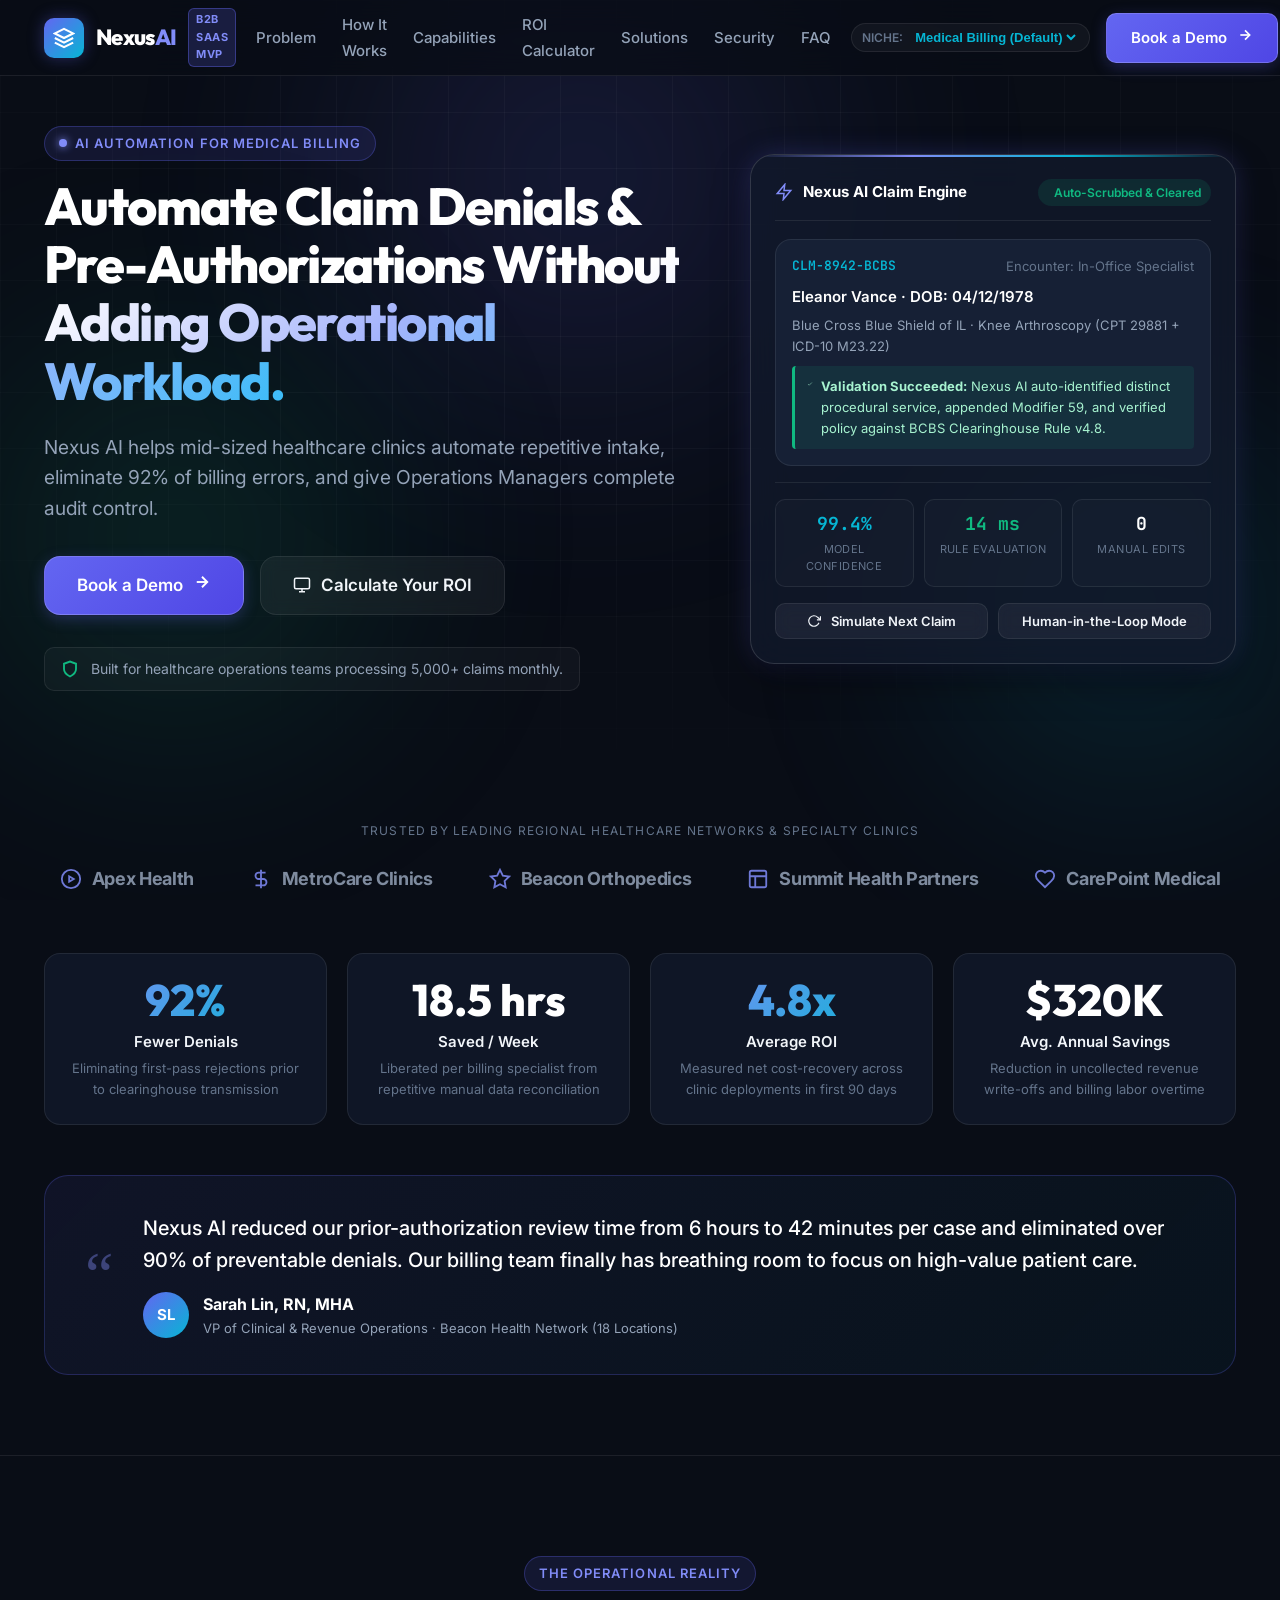
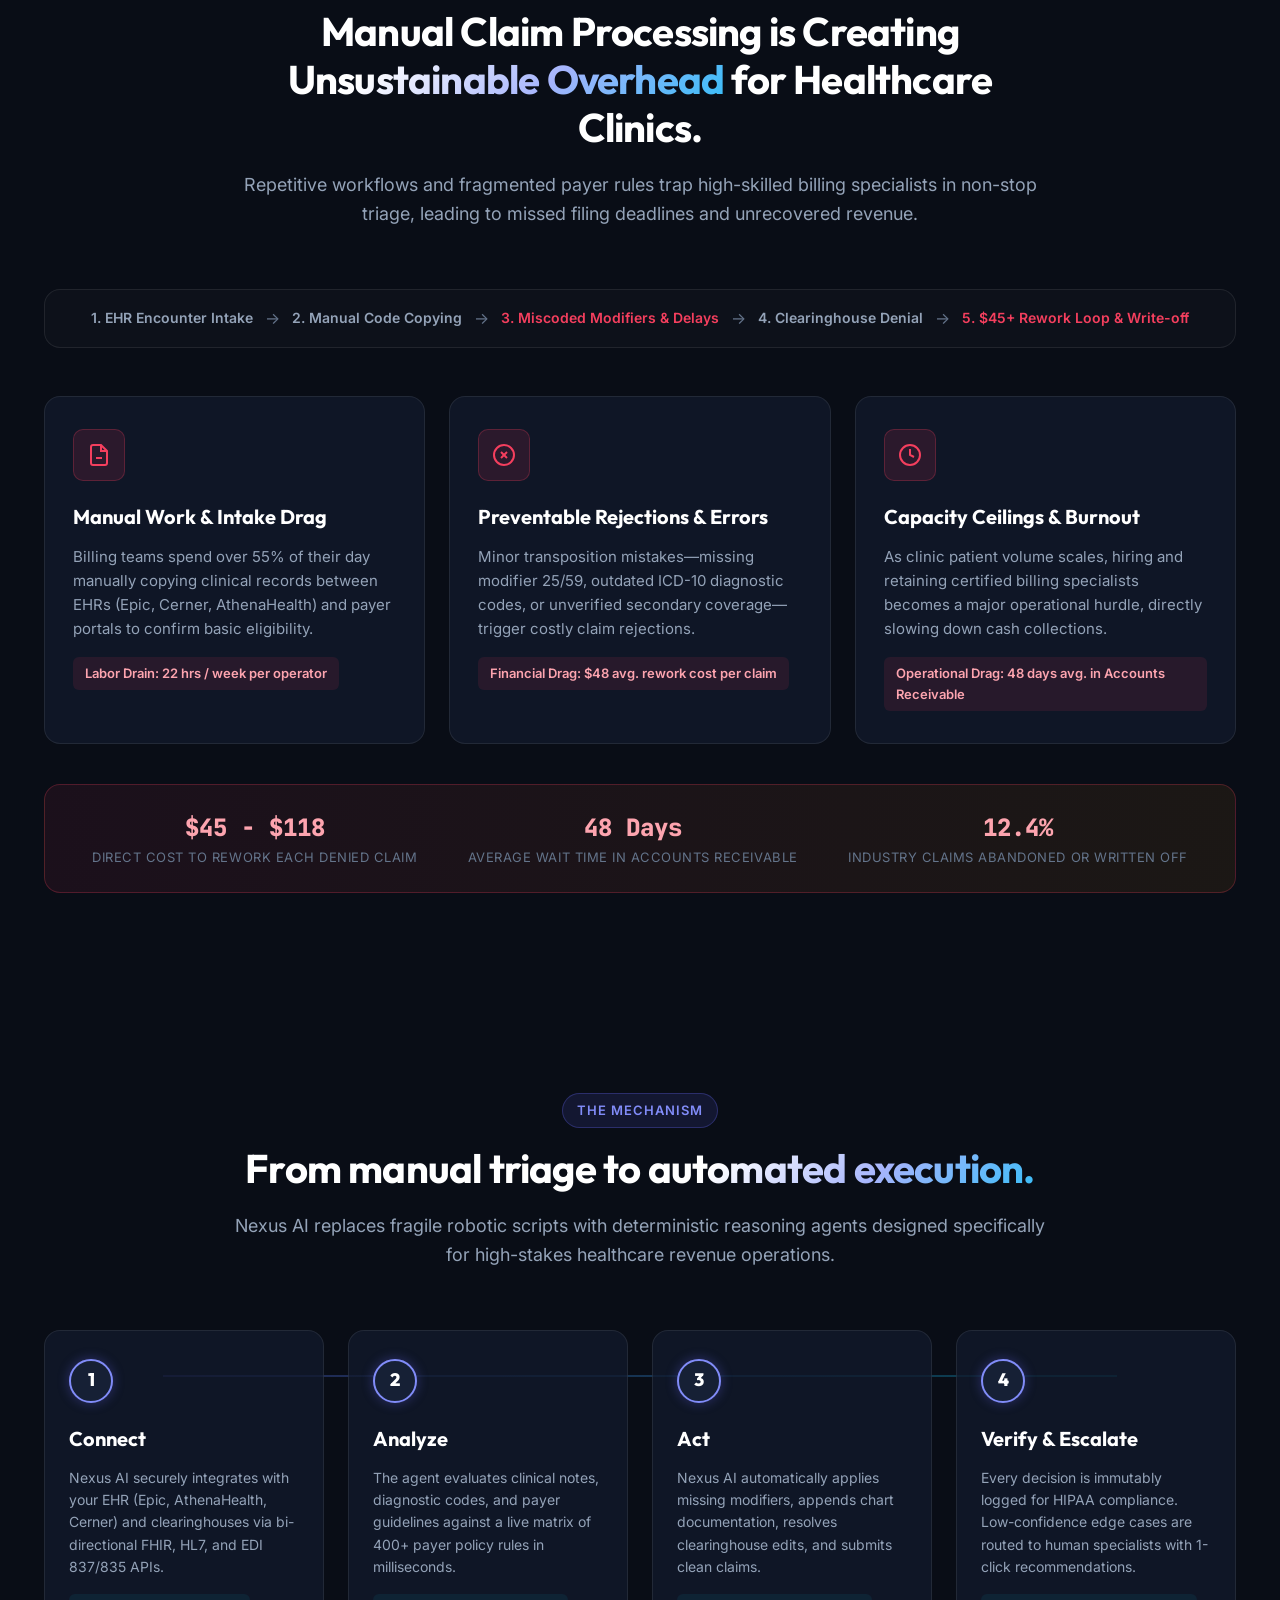
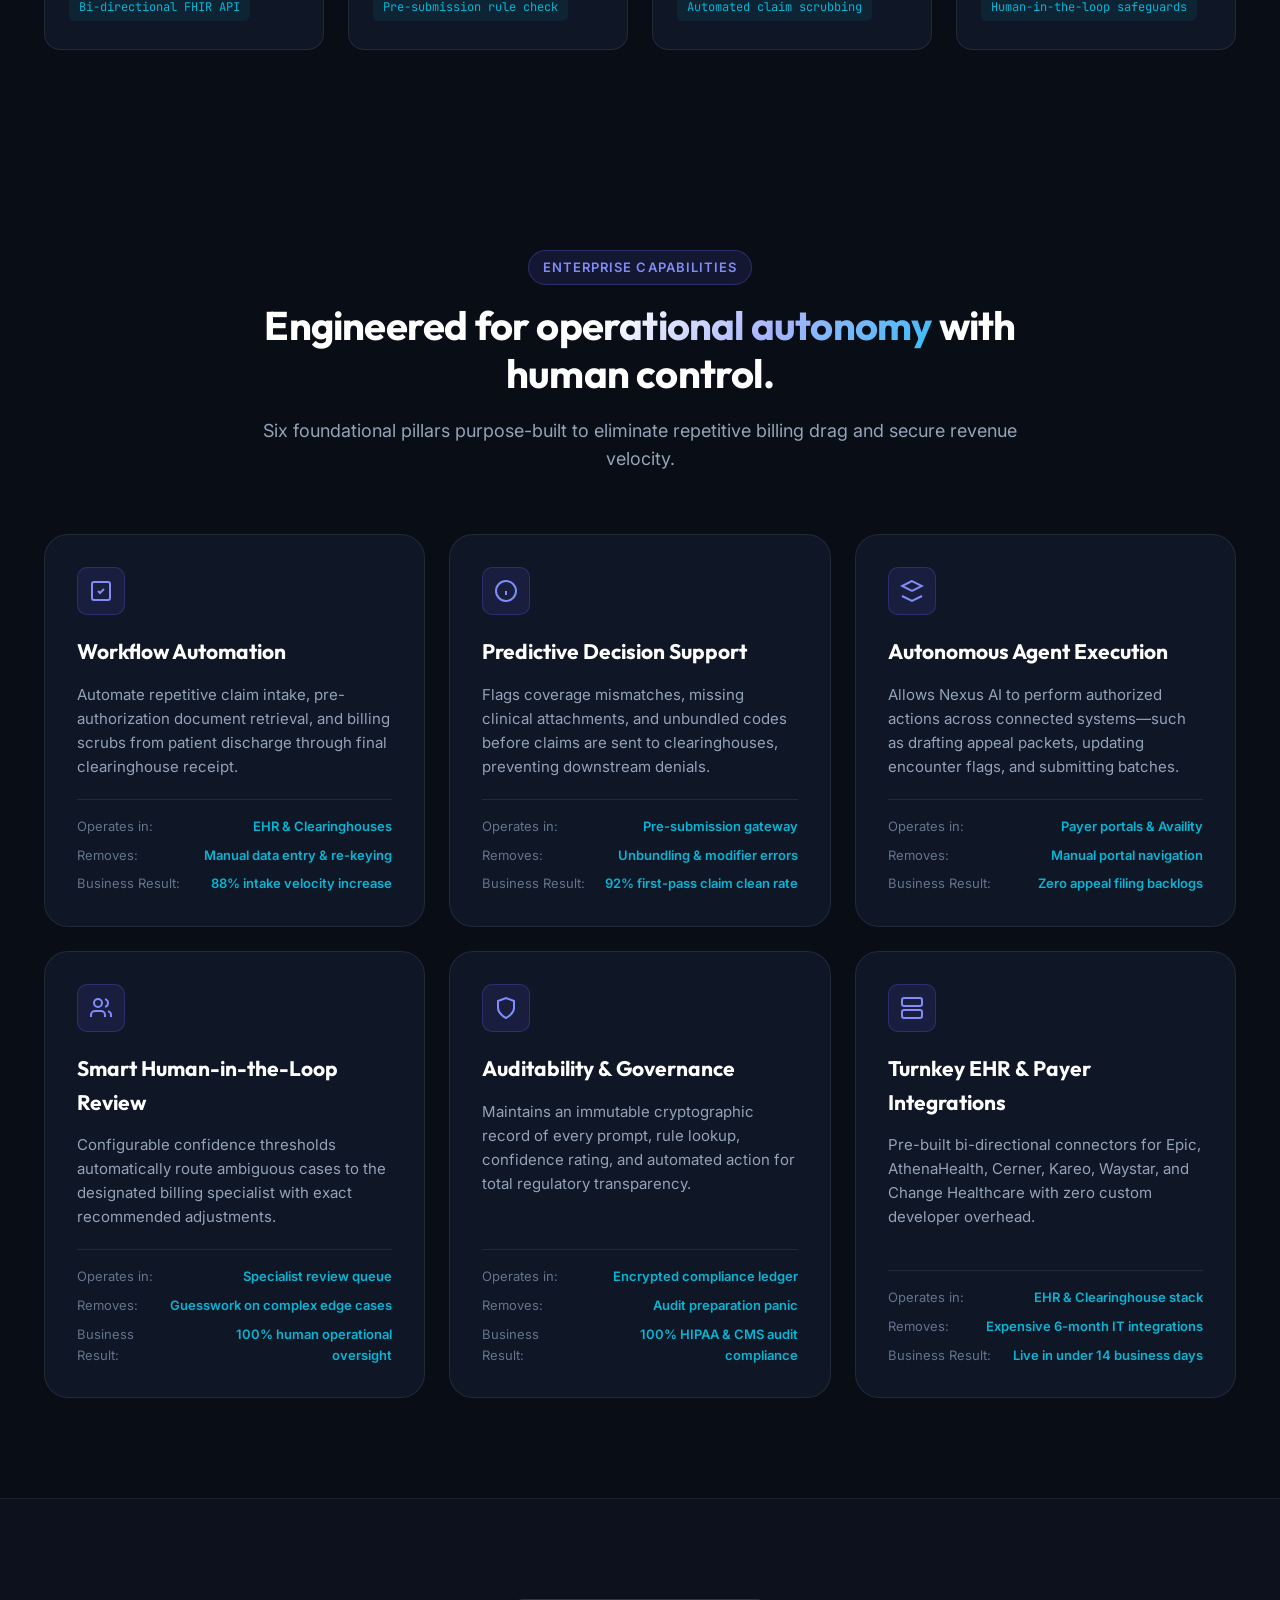
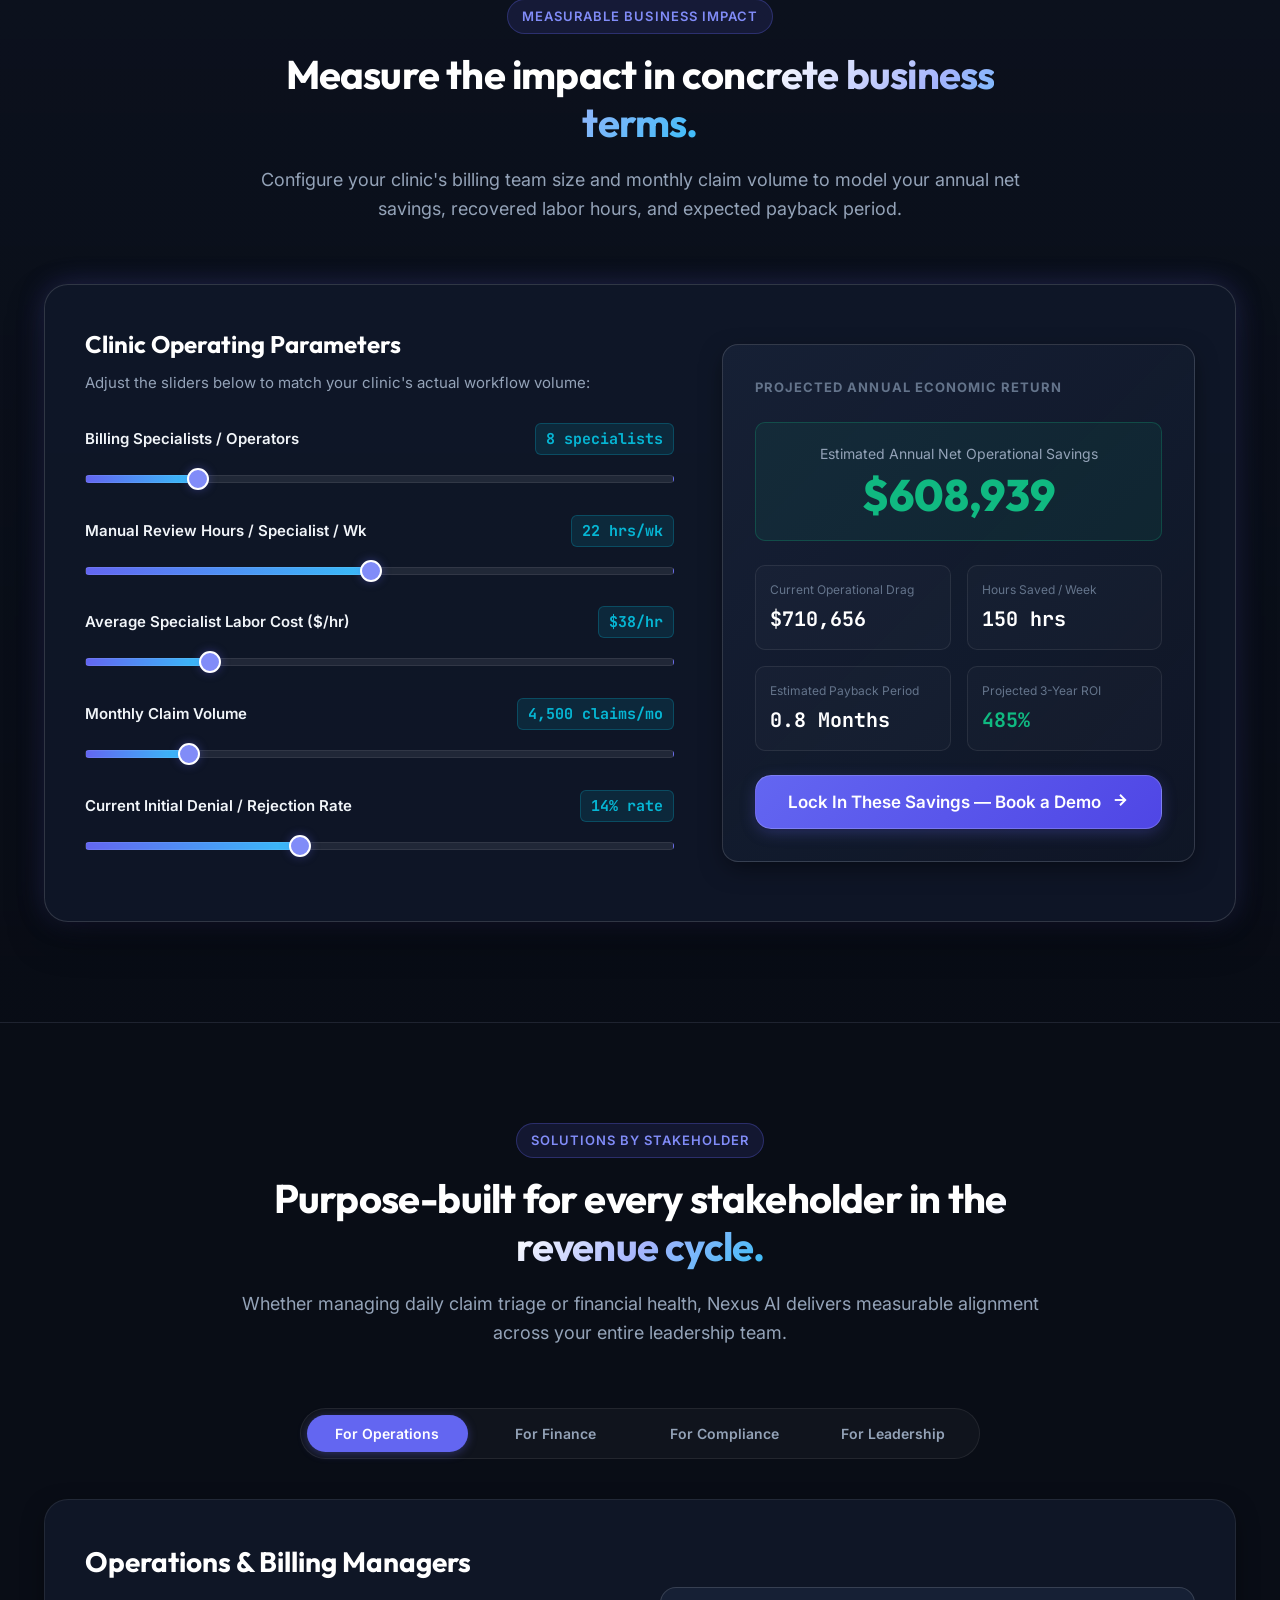
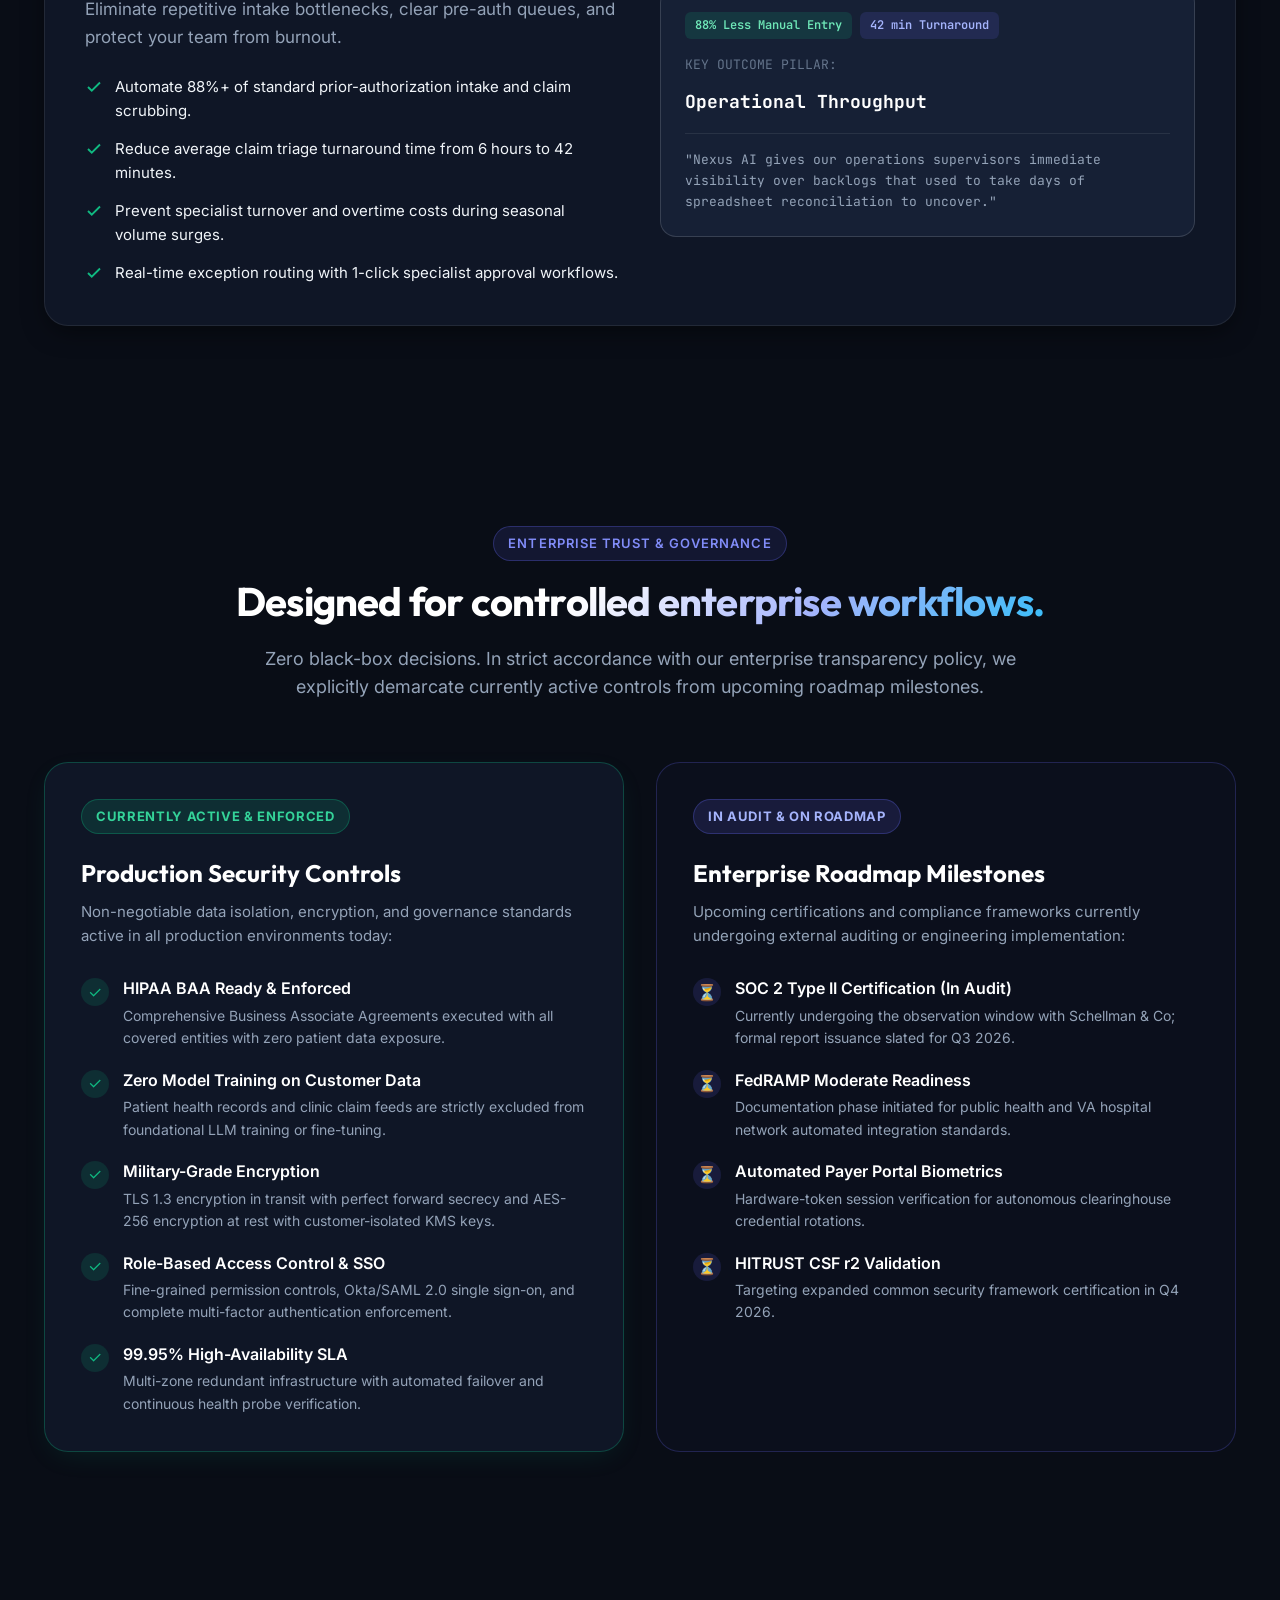
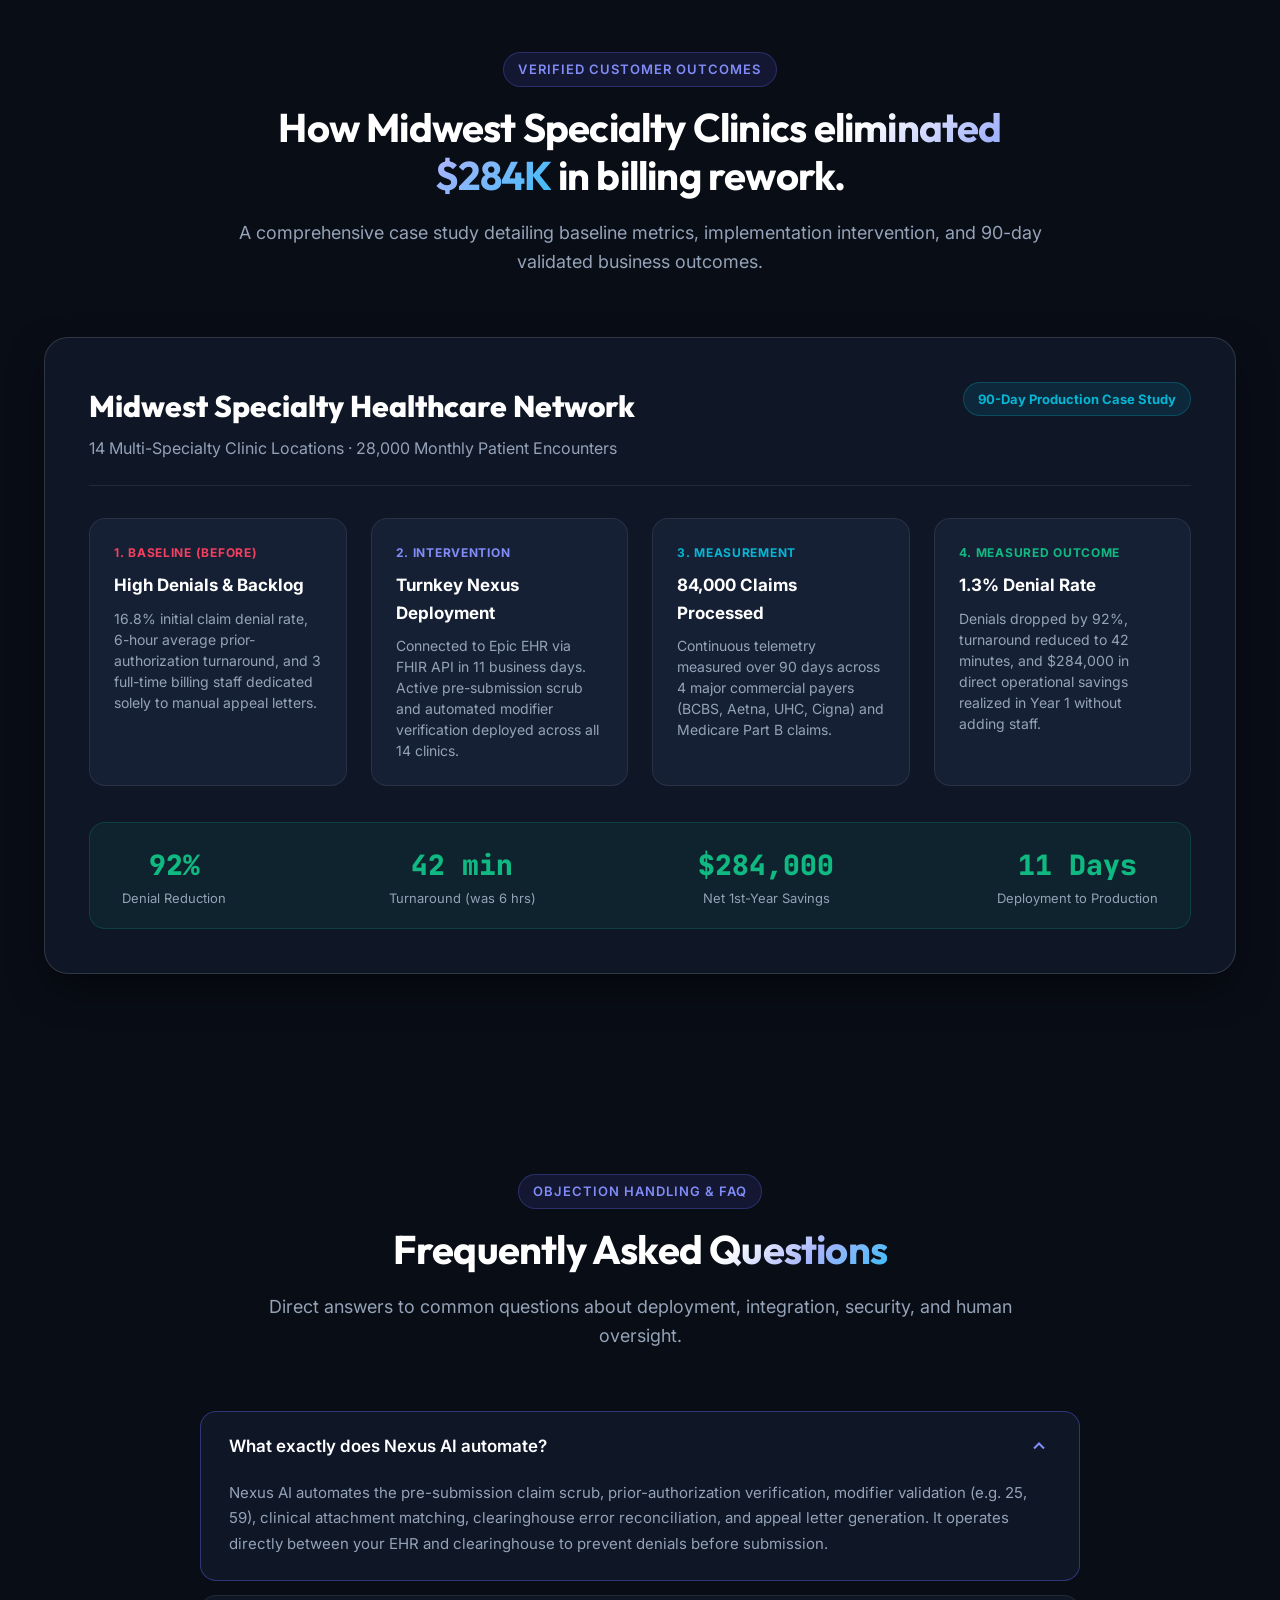
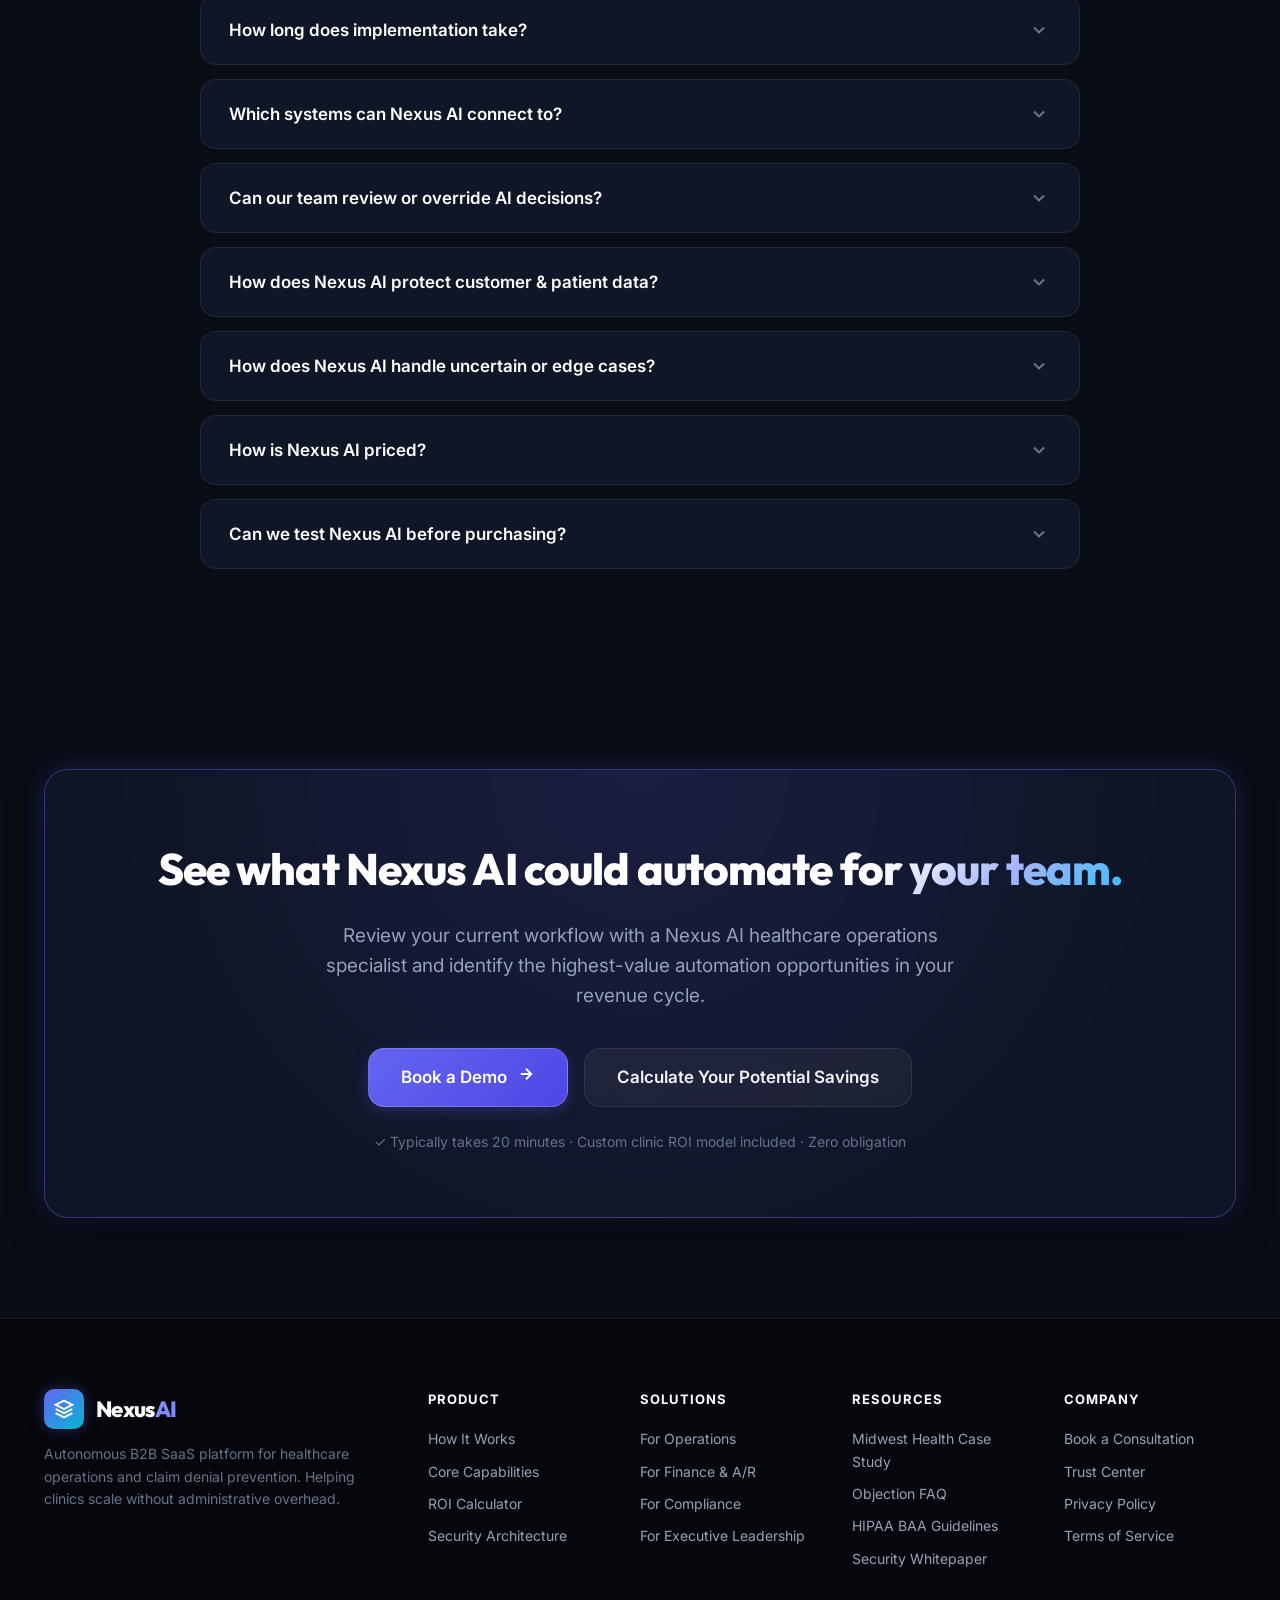
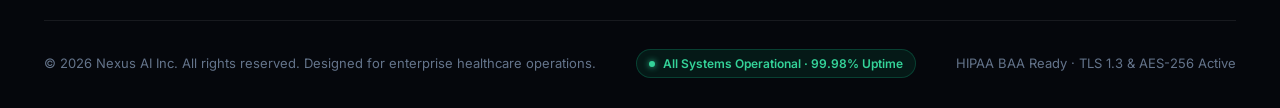
<file: nexus_ai/index.html>
<!DOCTYPE html>
<html lang="en">
<head>
  <meta charset="UTF-8">
  <meta name="viewport" content="width=device-width, initial-scale=1.0">
  <meta name="description" content="Nexus AI — Autonomous B2B SaaS AI agent for healthcare operations and medical billing. Automate claim denials, pre-authorizations, and intake without operational overhead.">
  <meta name="keywords" content="medical billing AI, healthcare operations automation, claim denial management, prior authorization AI, B2B SaaS AI agent">
  
  <title>Nexus AI — Autonomous Medical Billing & Claim Automation</title>
  
  <!-- OpenGraph / Social Sharing -->
  <meta property="og:title" content="Nexus AI — Automate Claim Denials Without Adding Operational Workload">
  <meta property="og:description" content="Nexus AI helps healthcare clinics automate claim intake and error validation, reducing claim denials by 92% and saving 18+ hours per week per specialist.">
  <meta property="og:type" content="website">
  
  <!-- Google Fonts: Inter & Outfit -->
  <link rel="preconnect" href="https://fonts.googleapis.com">
  <link rel="preconnect" href="https://fonts.gstatic.com" crossorigin>
  <link href="https://fonts.googleapis.com/css2?family=Inter:wght@300;400;500;600;700;800&family=JetBrains+Mono:wght@400;500;600;700&family=Outfit:wght@500;600;700;800;900&display=swap" rel="stylesheet">
  
  <!-- Favicon -->
  <link rel="icon" type="image/svg+xml" href="data:image/svg+xml,%3Csvg xmlns='http://www.w3.org/2000/svg' viewBox='0 0 24 24' fill='none' stroke='%236366f1' stroke-width='2.3'%3E%3Cpolygon points='12 2 2 7 12 12 22 7 12 2'/%3E%3Cpolyline points='2 17 12 22 22 17'/%3E%3Cpolyline points='2 12 12 17 22 12'/%3E%3C/svg%3E">
  
  <!-- Main Stylesheet -->
  <link rel="stylesheet" href="styles.css">
</head>
<body>

  <!-- Accessible Skip to Content Link -->
  <a href="#main-content" class="skip-to-content">Skip to main content</a>

  <!-- Ambient Animated Lighting Grid -->
  <div class="ambient-glow-wrapper" aria-hidden="true">
    <div class="ambient-orb ambient-orb-1"></div>
    <div class="ambient-orb ambient-orb-2"></div>
    <div class="ambient-orb ambient-orb-3"></div>
    <div class="ambient-grid"></div>
  </div>

  <!-- ========================================================================
       ZONE 1: Sticky Navigation
       ======================================================================== -->
  <header class="top-nav" id="top-nav" role="banner">
    <div class="nav-container">
      <a href="#hero" class="brand" aria-label="Nexus AI Home">
        <div class="brand-icon" aria-hidden="true">
          <svg width="22" height="22" viewBox="0 0 24 24" fill="none" stroke="currentColor" stroke-width="2.3">
            <polygon points="12 2 2 7 12 12 22 7 12 2"/>
            <polyline points="2 17 12 22 22 17"/>
            <polyline points="2 12 12 17 22 12"/>
          </svg>
        </div>
        <span class="brand-name">Nexus<span style="color: var(--primary-light);">AI</span></span>
        <span class="brand-badge">B2B SaaS MVP</span>
      </a>

      <!-- Desktop Links -->
      <nav aria-label="Main Navigation">
        <ul class="nav-links">
          <li><a href="#problem" class="nav-link">Problem</a></li>
          <li><a href="#how-it-works" class="nav-link">How It Works</a></li>
          <li><a href="#capabilities" class="nav-link">Capabilities</a></li>
          <li><a href="#roi-calculator" class="nav-link">ROI Calculator</a></li>
          <li><a href="#use-cases" class="nav-link">Solutions</a></li>
          <li><a href="#security" class="nav-link">Security</a></li>
          <li><a href="#faq" class="nav-link">FAQ</a></li>
        </ul>
      </nav>

      <!-- Nav Actions: Niche Selector & Primary CTA -->
      <div class="nav-actions">
        <!-- PRD Section 0 Positioning Switcher -->
        <div class="niche-selector-wrapper" title="Switch positioning variables">
          <label for="niche-selector" class="niche-label">Niche:</label>
          <select id="niche-selector" class="niche-select" aria-label="Select industry positioning preset">
            <option value="medical_billing" selected>Medical Billing (Default)</option>
            <option value="financial_compliance">Financial Compliance</option>
            <option value="supply_chain">Supply Chain Invoicing</option>
          </select>
        </div>

        <a href="#demo-modal" class="btn btn-primary btn-open-demo" id="nav-cta-btn">
          <span>Book a Demo</span>
          <span class="btn-icon-right" aria-hidden="true">
            <svg width="16" height="16" viewBox="0 0 24 24" fill="none" stroke="currentColor" stroke-width="2.5">
              <line x1="5" y1="12" x2="19" y2="12"/><polyline points="12 5 19 12 12 19"/>
            </svg>
          </span>
        </a>

        <!-- Mobile Menu Hamburger Button -->
        <button class="mobile-menu-btn" id="mobile-menu-btn" aria-label="Toggle navigation menu" aria-expanded="false">
          <svg width="24" height="24" viewBox="0 0 24 24" fill="none" stroke="currentColor" stroke-width="2">
            <line x1="3" y1="12" x2="21" y2="12"/><line x1="3" y1="6" x2="21" y2="6"/><line x1="3" y1="18" x2="21" y2="18"/>
          </svg>
        </button>
      </div>
    </div>
  </header>

  <!-- Mobile Drawer Menu -->
  <div class="mobile-nav-drawer" id="mobile-nav-drawer" role="dialog" aria-label="Mobile Navigation Drawer">
    <a href="#problem" class="mobile-nav-link nav-link">Problem</a>
    <a href="#how-it-works" class="mobile-nav-link nav-link">How It Works</a>
    <a href="#capabilities" class="mobile-nav-link nav-link">Capabilities</a>
    <a href="#roi-calculator" class="mobile-nav-link nav-link">ROI Calculator</a>
    <a href="#use-cases" class="mobile-nav-link nav-link">Solutions by Role</a>
    <a href="#security" class="mobile-nav-link nav-link">Security & HIPAA</a>
    <a href="#faq" class="mobile-nav-link nav-link">FAQ</a>
    <a href="#demo-modal" class="btn btn-primary btn-open-demo" style="width: 100%; margin-top: 10px;">Book a Demo</a>
  </div>

  <main id="main-content">

    <!-- ========================================================================
         ZONE 2: Hero Section
         ======================================================================== -->
    <section class="hero-section" id="hero">
      <div class="container">
        <div class="hero-grid">
          
          <!-- Hero Copy -->
          <div class="hero-content">
            <div class="eyebrow" id="hero-eyebrow">
              <span class="pulse-dot" aria-hidden="true"></span>
              <span id="hero-eyebrow-text">AI Automation for Medical Billing</span>
            </div>

            <h1 class="hero-headline" id="hero-headline">
              Automate Claim Denials & Pre-Authorizations <span class="gradient-text">Without Adding Operational Workload.</span>
            </h1>

            <p class="hero-subheadline" id="hero-subheadline">
              Nexus AI helps mid-sized healthcare clinics automate repetitive intake, eliminate 92% of billing errors, and give Operations Managers complete audit control.
            </p>

            <div class="hero-cta-group">
              <a href="#demo-modal" class="btn btn-primary btn-lg btn-open-demo" id="hero-primary-cta">
                <span>Book a Demo</span>
                <span class="btn-icon-right" aria-hidden="true">
                  <svg width="18" height="18" viewBox="0 0 24 24" fill="none" stroke="currentColor" stroke-width="2.5">
                    <line x1="5" y1="12" x2="19" y2="12"/><polyline points="12 5 19 12 12 19"/>
                  </svg>
                </span>
              </a>

              <a href="#roi-calculator" class="btn btn-secondary btn-lg" id="hero-secondary-cta">
                <svg width="18" height="18" viewBox="0 0 24 24" fill="none" stroke="currentColor" stroke-width="2">
                  <rect x="2" y="3" width="20" height="14" rx="2" ry="2"/>
                  <line x1="8" y1="21" x2="16" y2="21"/><line x1="12" y1="17" x2="12" y2="21"/>
                </svg>
                <span>Calculate Your ROI</span>
              </a>
            </div>

            <div class="hero-trust-badge" id="hero-trust-badge">
              <svg width="18" height="18" viewBox="0 0 24 24" fill="none" stroke="currentColor" stroke-width="2.5">
                <path d="M12 22s8-4 8-10V5l-8-3-8 3v7c0 6 8 10 8 10z"/>
              </svg>
              <span id="hero-trust-text">Built for healthcare operations teams processing 5,000+ claims monthly.</span>
            </div>
          </div>

          <!-- Hero Interactive Claim Triage Console -->
          <div class="hero-interactive-card" role="region" aria-label="Interactive Claim Triage Simulation Console">
            <div class="interactive-card-header">
              <div class="card-title-group">
                <svg width="18" height="18" viewBox="0 0 24 24" fill="none" stroke="var(--primary-light)" stroke-width="2">
                  <polygon points="13 2 3 14 12 14 11 22 21 10 12 10 13 2"/>
                </svg>
                <strong style="font-size: 0.9375rem; color: #fff;">Nexus AI Claim Engine</strong>
              </div>
              <span class="status-indicator">
                <span class="pulse-dot" style="background: var(--accent-emerald);"></span>
                <span id="claim-status-tag">Auto-Scrubbed & Cleared</span>
              </span>
            </div>

            <!-- Simulated Claim Item -->
            <div class="claim-feed-item">
              <div class="claim-meta">
                <span class="claim-meta-id" id="claim-id">CLM-8942-BCBS</span>
                <span>Encounter: In-Office Specialist</span>
              </div>
              <div class="claim-body">
                <div class="claim-patient" id="claim-patient">Eleanor Vance · DOB: 04/12/1978</div>
                <div class="claim-diagnosis" id="claim-diagnosis">Blue Cross Blue Shield of IL · Knee Arthroscopy (CPT 29881 + ICD-10 M23.22)</div>
              </div>
              <div class="claim-audit-resolved" id="claim-audit-alert">
                <svg width="16" height="16" viewBox="0 0 24 24" fill="none" stroke="currentColor" stroke-width="2">
                  <polyline points="20 6 9 17 4 12"/>
                </svg>
                <div>
                  <strong>Validation Succeeded:</strong> Nexus AI auto-identified distinct procedural service, appended Modifier 59, and verified policy against BCBS Clearinghouse Rule v4.8.
                </div>
              </div>
            </div>

            <!-- Real-Time Metrics -->
            <div class="interactive-card-stats">
              <div class="stat-box">
                <div class="stat-val cyan" id="claim-confidence">99.4%</div>
                <div class="stat-label">Model Confidence</div>
              </div>
              <div class="stat-box">
                <div class="stat-val emerald">14 ms</div>
                <div class="stat-label">Rule Evaluation</div>
              </div>
              <div class="stat-box">
                <div class="stat-val">0</div>
                <div class="stat-label">Manual Edits</div>
              </div>
            </div>

            <!-- Interactive Action Bar -->
            <div class="card-action-bar">
              <button class="btn btn-secondary" id="btn-simulate-claim" aria-label="Simulate Next Live Claim">
                <svg width="14" height="14" viewBox="0 0 24 24" fill="none" stroke="currentColor" stroke-width="2">
                  <polyline points="23 4 23 10 17 10"/><path d="M20.49 15a9 9 0 1 1-2.12-9.36L23 10"/>
                </svg>
                Simulate Next Claim
              </button>
              <button class="btn btn-secondary" id="toggle-human-review" data-mode="manual" aria-label="Toggle Human in the Loop">
                Human-in-the-Loop Mode
              </button>
            </div>
          </div>

        </div>
      </div>
    </section>

    <!-- ========================================================================
         ZONE 3: Social Proof & Measurable Outcomes
         ======================================================================== -->
    <section class="social-proof-section" id="social-proof">
      <div class="container">
        
        <p class="trust-logos-label">Trusted by leading regional healthcare networks & specialty clinics</p>
        
        <!-- Customer Logos -->
        <div class="logos-grid">
          <div class="logo-item">
            <svg width="22" height="22" viewBox="0 0 24 24" fill="none" stroke="currentColor" stroke-width="2"><circle cx="12" cy="12" r="10"/><path d="m10 15 5-3-5-3v6Z"/></svg>
            <span>Apex Health</span>
          </div>
          <div class="logo-item">
            <svg width="22" height="22" viewBox="0 0 24 24" fill="none" stroke="currentColor" stroke-width="2"><path d="M12 2v20M17 5H9.5a3.5 3.5 0 0 0 0 7h5a3.5 3.5 0 0 1 0 7H6"/></svg>
            <span>MetroCare Clinics</span>
          </div>
          <div class="logo-item">
            <svg width="22" height="22" viewBox="0 0 24 24" fill="none" stroke="currentColor" stroke-width="2"><polygon points="12 2 15.09 8.26 22 9.27 17 14.14 18.18 21.02 12 17.77 5.82 21.02 7 14.14 2 9.27 8.91 8.26 12 2"/></svg>
            <span>Beacon Orthopedics</span>
          </div>
          <div class="logo-item">
            <svg width="22" height="22" viewBox="0 0 24 24" fill="none" stroke="currentColor" stroke-width="2"><rect width="18" height="18" x="3" y="3" rx="2"/><path d="M3 9h18M9 21V9"/></svg>
            <span>Summit Health Partners</span>
          </div>
          <div class="logo-item">
            <svg width="22" height="22" viewBox="0 0 24 24" fill="none" stroke="currentColor" stroke-width="2"><path d="M19 14c1.49-1.46 3-3.21 3-5.5A5.5 5.5 0 0 0 16.5 3c-1.76 0-3 .5-4.5 2-1.5-1.5-2.74-2-4.5-2A5.5 5.5 0 0 0 2 8.5c0 2.3 1.5 4.05 3 5.5l7 7Z"/></svg>
            <span>CarePoint Medical</span>
          </div>
        </div>

        <!-- 4 Quantified Outcome Metrics -->
        <div class="metrics-strip">
          <div class="metric-card">
            <div class="metric-number highlight">92%</div>
            <div class="metric-title">Fewer Denials</div>
            <div class="metric-desc">Eliminating first-pass rejections prior to clearinghouse transmission</div>
          </div>
          <div class="metric-card">
            <div class="metric-number">18.5 hrs</div>
            <div class="metric-title">Saved / Week</div>
            <div class="metric-desc">Liberated per billing specialist from repetitive manual data reconciliation</div>
          </div>
          <div class="metric-card">
            <div class="metric-number highlight">4.8x</div>
            <div class="metric-title">Average ROI</div>
            <div class="metric-desc">Measured net cost-recovery across clinic deployments in first 90 days</div>
          </div>
          <div class="metric-card">
            <div class="metric-number">$320K</div>
            <div class="metric-title">Avg. Annual Savings</div>
            <div class="metric-desc">Reduction in uncollected revenue write-offs and billing labor overtime</div>
          </div>
        </div>

        <!-- Measurable Outcome Testimonial (PRD Priority Rule) -->
        <div class="featured-quote-card">
          <div class="quote-mark" aria-hidden="true">“</div>
          <div class="quote-body">
            <blockquote>
              Nexus AI reduced our prior-authorization review time from 6 hours to 42 minutes per case and eliminated over 90% of preventable denials. Our billing team finally has breathing room to focus on high-value patient care.
            </blockquote>
            <div class="quote-author">
              <div class="author-avatar">SL</div>
              <div>
                <div class="author-name">Sarah Lin, RN, MHA</div>
                <div class="author-role">VP of Clinical & Revenue Operations · Beacon Health Network (18 Locations)</div>
              </div>
            </div>
          </div>
        </div>

      </div>
    </section>

    <!-- ========================================================================
         ZONE 4: Problem Definition
         ======================================================================== -->
    <section class="problem-section" id="problem">
      <div class="container">
        
        <div class="section-header">
          <div class="eyebrow">The Operational Reality</div>
          <h2 class="section-title" id="problem-heading">
            Manual Claim Processing is Creating <span class="gradient-text">Unsustainable Overhead</span> for Healthcare Clinics.
          </h2>
          <p class="section-subtitle">
            Repetitive workflows and fragmented payer rules trap high-skilled billing specialists in non-stop triage, leading to missed filing deadlines and unrecovered revenue.
          </p>
        </div>

        <!-- PRD Copy Sequence: Current process -> Manual dependency -> Error -> Consequence -->
        <div class="problem-flow-sequence" aria-label="Operational failure sequence">
          <div class="flow-step">1. EHR Encounter Intake</div>
          <span class="flow-arrow">→</span>
          <div class="flow-step">2. Manual Code Copying</div>
          <span class="flow-arrow">→</span>
          <div class="flow-step active">3. Miscoded Modifiers & Delays</div>
          <span class="flow-arrow">→</span>
          <div class="flow-step">4. Clearinghouse Denial</div>
          <span class="flow-arrow">→</span>
          <div class="flow-step active">5. $45+ Rework Loop & Write-off</div>
        </div>

        <!-- 3 Core Problem Cards -->
        <div class="problems-grid">
          
          <div class="problem-card">
            <div class="problem-icon-wrapper" aria-hidden="true">
              <svg width="24" height="24" viewBox="0 0 24 24" fill="none" stroke="currentColor" stroke-width="2">
                <path d="M14 2H6a2 2 0 0 0-2 2v16a2 2 0 0 0 2 2h12a2 2 0 0 0 2-2V8z"/>
                <polyline points="14 2 14 8 20 8"/>
                <line x1="9" y1="15" x2="15" y2="15"/>
              </svg>
            </div>
            <h3>Manual Work & Intake Drag</h3>
            <p>
              Billing teams spend over 55% of their day manually copying clinical records between EHRs (Epic, Cerner, AthenaHealth) and payer portals to confirm basic eligibility.
            </p>
            <div class="problem-consequence-tag">Labor Drain: 22 hrs / week per operator</div>
          </div>

          <div class="problem-card">
            <div class="problem-icon-wrapper" aria-hidden="true">
              <svg width="24" height="24" viewBox="0 0 24 24" fill="none" stroke="currentColor" stroke-width="2">
                <circle cx="12" cy="12" r="10"/><line x1="15" y1="9" x2="9" y2="15"/><line x1="9" y1="9" x2="15" y2="15"/>
              </svg>
            </div>
            <h3>Preventable Rejections & Errors</h3>
            <p>
              Minor transposition mistakes—missing modifier 25/59, outdated ICD-10 diagnostic codes, or unverified secondary coverage—trigger costly claim rejections.
            </p>
            <div class="problem-consequence-tag">Financial Drag: $48 avg. rework cost per claim</div>
          </div>

          <div class="problem-card">
            <div class="problem-icon-wrapper" aria-hidden="true">
              <svg width="24" height="24" viewBox="0 0 24 24" fill="none" stroke="currentColor" stroke-width="2">
                <circle cx="12" cy="12" r="10"/><polyline points="12 6 12 12 16 14"/>
              </svg>
            </div>
            <h3>Capacity Ceilings & Burnout</h3>
            <p>
              As clinic patient volume scales, hiring and retaining certified billing specialists becomes a major operational hurdle, directly slowing down cash collections.
            </p>
            <div class="problem-consequence-tag">Operational Drag: 48 days avg. in Accounts Receivable</div>
          </div>

        </div>

        <!-- Business Consequence Banner -->
        <div class="consequence-banner">
          <div class="consequence-item">
            <h4>$45 - $118</h4>
            <p>Direct Cost to Rework Each Denied Claim</p>
          </div>
          <div class="consequence-item">
            <h4>48 Days</h4>
            <p>Average Wait Time in Accounts Receivable</p>
          </div>
          <div class="consequence-item">
            <h4>12.4%</h4>
            <p>Industry Claims Abandoned or Written Off</p>
          </div>
        </div>

      </div>
    </section>

    <!-- ========================================================================
         ZONE 5: How Nexus AI Works
         ======================================================================== -->
    <section class="how-it-works-section" id="how-it-works">
      <div class="container">
        
        <div class="section-header">
          <div class="eyebrow">The Mechanism</div>
          <h2 class="section-title">
            From manual triage to <span class="gradient-text">automated execution.</span>
          </h2>
          <p class="section-subtitle">
            Nexus AI replaces fragile robotic scripts with deterministic reasoning agents designed specifically for high-stakes healthcare revenue operations.
          </p>
        </div>

        <!-- 4-Step Mechanism -->
        <div class="workflow-steps-grid">
          
          <div class="step-card">
            <div class="step-number-bubble">1</div>
            <h3>Connect</h3>
            <p>
              Nexus AI securely integrates with your EHR (Epic, AthenaHealth, Cerner) and clearinghouses via bi-directional FHIR, HL7, and EDI 837/835 APIs.
            </p>
            <span class="step-detail-pill">Bi-directional FHIR API</span>
          </div>

          <div class="step-card">
            <div class="step-number-bubble">2</div>
            <h3>Analyze</h3>
            <p>
              The agent evaluates clinical notes, diagnostic codes, and payer guidelines against a live matrix of 400+ payer policy rules in milliseconds.
            </p>
            <span class="step-detail-pill">Pre-submission rule check</span>
          </div>

          <div class="step-card">
            <div class="step-number-bubble">3</div>
            <h3>Act</h3>
            <p>
              Nexus AI automatically applies missing modifiers, appends chart documentation, resolves clearinghouse edits, and submits clean claims.
            </p>
            <span class="step-detail-pill">Automated claim scrubbing</span>
          </div>

          <div class="step-card">
            <div class="step-number-bubble">4</div>
            <h3>Verify & Escalate</h3>
            <p>
              Every decision is immutably logged for HIPAA compliance. Low-confidence edge cases are routed to human specialists with 1-click recommendations.
            </p>
            <span class="step-detail-pill">Human-in-the-loop safeguards</span>
          </div>

        </div>

      </div>
    </section>

    <!-- ========================================================================
         ZONE 6: Core Capabilities
         ======================================================================== -->
    <section class="capabilities-section" id="capabilities">
      <div class="container">
        
        <div class="section-header">
          <div class="eyebrow">Enterprise Capabilities</div>
          <h2 class="section-title">
            Engineered for <span class="gradient-text">operational autonomy</span> with human control.
          </h2>
          <p class="section-subtitle">
            Six foundational pillars purpose-built to eliminate repetitive billing drag and secure revenue velocity.
          </p>
        </div>

        <!-- 6 Capability Cards answering What, Where, Manual Work Removed, and Business Result -->
        <div class="capabilities-grid">
          
          <!-- Cap 1 -->
          <div class="capability-card">
            <div class="capability-icon-wrap" aria-hidden="true">
              <svg width="24" height="24" viewBox="0 0 24 24" fill="none" stroke="currentColor" stroke-width="2">
                <rect x="3" y="3" width="18" height="18" rx="2"/><path d="m9 12 2 2 4-4"/>
              </svg>
            </div>
            <h3>Workflow Automation</h3>
            <p>
              Automate repetitive claim intake, pre-authorization document retrieval, and billing scrubs from patient discharge through final clearinghouse receipt.
            </p>
            <div class="cap-specs">
              <div class="spec-row"><span class="spec-label">Operates in:</span><span class="spec-val">EHR & Clearinghouses</span></div>
              <div class="spec-row"><span class="spec-label">Removes:</span><span class="spec-val">Manual data entry & re-keying</span></div>
              <div class="spec-row"><span class="spec-label">Business Result:</span><span class="spec-val">88% intake velocity increase</span></div>
            </div>
          </div>

          <!-- Cap 2 -->
          <div class="capability-card">
            <div class="capability-icon-wrap" aria-hidden="true">
              <svg width="24" height="24" viewBox="0 0 24 24" fill="none" stroke="currentColor" stroke-width="2">
                <circle cx="12" cy="12" r="10"/><path d="M12 16v-4"/><path d="M12 8h.01"/>
              </svg>
            </div>
            <h3>Predictive Decision Support</h3>
            <p>
              Flags coverage mismatches, missing clinical attachments, and unbundled codes before claims are sent to clearinghouses, preventing downstream denials.
            </p>
            <div class="cap-specs">
              <div class="spec-row"><span class="spec-label">Operates in:</span><span class="spec-val">Pre-submission gateway</span></div>
              <div class="spec-row"><span class="spec-label">Removes:</span><span class="spec-val">Unbundling & modifier errors</span></div>
              <div class="spec-row"><span class="spec-label">Business Result:</span><span class="spec-val">92% first-pass claim clean rate</span></div>
            </div>
          </div>

          <!-- Cap 3 -->
          <div class="capability-card">
            <div class="capability-icon-wrap" aria-hidden="true">
              <svg width="24" height="24" viewBox="0 0 24 24" fill="none" stroke="currentColor" stroke-width="2">
                <polygon points="12 2 2 7 12 12 22 7 12 2"/>
                <polyline points="2 17 12 22 22 17"/>
              </svg>
            </div>
            <h3>Autonomous Agent Execution</h3>
            <p>
              Allows Nexus AI to perform authorized actions across connected systems—such as drafting appeal packets, updating encounter flags, and submitting batches.
            </p>
            <div class="cap-specs">
              <div class="spec-row"><span class="spec-label">Operates in:</span><span class="spec-val">Payer portals & Availity</span></div>
              <div class="spec-row"><span class="spec-label">Removes:</span><span class="spec-val">Manual portal navigation</span></div>
              <div class="spec-row"><span class="spec-label">Business Result:</span><span class="spec-val">Zero appeal filing backlogs</span></div>
            </div>
          </div>

          <!-- Cap 4 -->
          <div class="capability-card">
            <div class="capability-icon-wrap" aria-hidden="true">
              <svg width="24" height="24" viewBox="0 0 24 24" fill="none" stroke="currentColor" stroke-width="2">
                <path d="M16 21v-2a4 4 0 0 0-4-4H6a4 4 0 0 0-4 4v2"/><circle cx="9" cy="7" r="4"/>
                <path d="M22 21v-2a4 4 0 0 0-3-3.87"/><path d="M16 3.13a4 4 0 0 1 0 7.75"/>
              </svg>
            </div>
            <h3>Smart Human-in-the-Loop Review</h3>
            <p>
              Configurable confidence thresholds automatically route ambiguous cases to the designated billing specialist with exact recommended adjustments.
            </p>
            <div class="cap-specs">
              <div class="spec-row"><span class="spec-label">Operates in:</span><span class="spec-val">Specialist review queue</span></div>
              <div class="spec-row"><span class="spec-label">Removes:</span><span class="spec-val">Guesswork on complex edge cases</span></div>
              <div class="spec-row"><span class="spec-label">Business Result:</span><span class="spec-val">100% human operational oversight</span></div>
            </div>
          </div>

          <!-- Cap 5 -->
          <div class="capability-card">
            <div class="capability-icon-wrap" aria-hidden="true">
              <svg width="24" height="24" viewBox="0 0 24 24" fill="none" stroke="currentColor" stroke-width="2">
                <path d="M12 22s8-4 8-10V5l-8-3-8 3v7c0 6 8 10 8 10z"/>
              </svg>
            </div>
            <h3>Auditability & Governance</h3>
            <p>
              Maintains an immutable cryptographic record of every prompt, rule lookup, confidence rating, and automated action for total regulatory transparency.
            </p>
            <div class="cap-specs">
              <div class="spec-row"><span class="spec-label">Operates in:</span><span class="spec-val">Encrypted compliance ledger</span></div>
              <div class="spec-row"><span class="spec-label">Removes:</span><span class="spec-val">Audit preparation panic</span></div>
              <div class="spec-row"><span class="spec-label">Business Result:</span><span class="spec-val">100% HIPAA & CMS audit compliance</span></div>
            </div>
          </div>

          <!-- Cap 6 -->
          <div class="capability-card">
            <div class="capability-icon-wrap" aria-hidden="true">
              <svg width="24" height="24" viewBox="0 0 24 24" fill="none" stroke="currentColor" stroke-width="2">
                <rect width="20" height="8" x="2" y="2" rx="2" ry="2"/>
                <rect width="20" height="8" x="2" y="14" rx="2" ry="2"/>
                <line x1="6" y1="6" x2="6.01" y2="6"/><line x1="6" y1="18" x2="6.01" y2="18"/>
              </svg>
            </div>
            <h3>Turnkey EHR & Payer Integrations</h3>
            <p>
              Pre-built bi-directional connectors for Epic, AthenaHealth, Cerner, Kareo, Waystar, and Change Healthcare with zero custom developer overhead.
            </p>
            <div class="cap-specs">
              <div class="spec-row"><span class="spec-label">Operates in:</span><span class="spec-val">EHR & Clearinghouse stack</span></div>
              <div class="spec-row"><span class="spec-label">Removes:</span><span class="spec-val">Expensive 6-month IT integrations</span></div>
              <div class="spec-row"><span class="spec-label">Business Result:</span><span class="spec-val">Live in under 14 business days</span></div>
            </div>
          </div>

        </div>

      </div>
    </section>

    <!-- ========================================================================
         ZONE 7: Business Impact & Interactive ROI Calculator
         ======================================================================== -->
    <section class="roi-section" id="roi-calculator">
      <div class="container">
        
        <div class="section-header">
          <div class="eyebrow">Measurable Business Impact</div>
          <h2 class="section-title">
            Measure the impact in <span class="gradient-text">concrete business terms.</span>
          </h2>
          <p class="section-subtitle">
            Configure your clinic's billing team size and monthly claim volume to model your annual net savings, recovered labor hours, and expected payback period.
          </p>
        </div>

        <div class="roi-calculator-container" role="region" aria-label="Interactive ROI Calculator">
          
          <!-- Sliders & Inputs -->
          <div class="roi-inputs-col">
            <h3>Clinic Operating Parameters</h3>
            <p>Adjust the sliders below to match your clinic's actual workflow volume:</p>

            <!-- Slider 1 -->
            <div class="calculator-group">
              <div class="calc-label-row">
                <label for="calc-specialists" class="calc-label">Billing Specialists / Operators</label>
                <span class="calc-val-pill" id="val-specialists">8 specialists</span>
              </div>
              <input type="range" id="calc-specialists" class="range-slider" min="1" max="40" value="8" step="1">
            </div>

            <!-- Slider 2 -->
            <div class="calculator-group">
              <div class="calc-label-row">
                <label for="calc-hours" class="calc-label">Manual Review Hours / Specialist / Wk</label>
                <span class="calc-val-pill" id="val-hours">22 hrs/wk</span>
              </div>
              <input type="range" id="calc-hours" class="range-slider" min="5" max="40" value="22" step="1">
            </div>

            <!-- Slider 3 -->
            <div class="calculator-group">
              <div class="calc-label-row">
                <label for="calc-wage" class="calc-label">Average Specialist Labor Cost ($/hr)</label>
                <span class="calc-val-pill" id="val-wage">$38/hr</span>
              </div>
              <input type="range" id="calc-wage" class="range-slider" min="25" max="90" value="38" step="1">
            </div>

            <!-- Slider 4 -->
            <div class="calculator-group">
              <div class="calc-label-row">
                <label for="calc-volume" class="calc-label">Monthly Claim Volume</label>
                <span class="calc-val-pill" id="val-volume">4,500 claims/mo</span>
              </div>
              <input type="range" id="calc-volume" class="range-slider" min="500" max="25000" value="4500" step="250">
            </div>

            <!-- Slider 5 -->
            <div class="calculator-group">
              <div class="calc-label-row">
                <label for="calc-denial" class="calc-label">Current Initial Denial / Rejection Rate</label>
                <span class="calc-val-pill" id="val-denial">14% rate</span>
              </div>
              <input type="range" id="calc-denial" class="range-slider" min="5" max="30" value="14" step="1">
            </div>
          </div>

          <!-- Dynamic Output Dashboard -->
          <div class="roi-results-col">
            <div class="results-header">
              <h4>Projected Annual Economic Return</h4>
            </div>

            <div class="primary-result-box">
              <div class="result-caption">Estimated Annual Net Operational Savings</div>
              <div class="result-big-number" id="out-annual-savings">$296,880</div>
            </div>

            <div class="result-details-grid">
              <div class="result-metric-card">
                <div class="rm-label">Current Operational Drag</div>
                <div class="rm-val" id="out-current-cost">$412,416</div>
              </div>
              <div class="result-metric-card">
                <div class="rm-label">Hours Saved / Week</div>
                <div class="rm-val" id="out-hours-saved">150 hrs</div>
              </div>
              <div class="result-metric-card">
                <div class="rm-label">Estimated Payback Period</div>
                <div class="rm-val" id="out-payback-period">1.8 Months</div>
              </div>
              <div class="result-metric-card">
                <div class="rm-label">Projected 3-Year ROI</div>
                <div class="rm-val" style="color: var(--accent-emerald);">485%</div>
              </div>
            </div>

            <button class="btn btn-primary btn-lg roi-cta-btn" id="btn-lock-savings">
              <span>Lock In These Savings — Book a Demo</span>
              <span class="btn-icon-right" aria-hidden="true">
                <svg width="18" height="18" viewBox="0 0 24 24" fill="none" stroke="currentColor" stroke-width="2.5">
                  <line x1="5" y1="12" x2="19" y2="12"/><polyline points="12 5 19 12 12 19"/>
                </svg>
              </span>
            </button>
          </div>

        </div>

      </div>
    </section>

    <!-- ========================================================================
         ZONE 8: Use Cases by Role
         ======================================================================== -->
    <section class="use-cases-section" id="use-cases">
      <div class="container">
        
        <div class="section-header">
          <div class="eyebrow">Solutions by Stakeholder</div>
          <h2 class="section-title">
            Purpose-built for every stakeholder in <span class="gradient-text">the revenue cycle.</span>
          </h2>
          <p class="section-subtitle">
            Whether managing daily claim triage or financial health, Nexus AI delivers measurable alignment across your entire leadership team.
          </p>
        </div>

        <!-- Role Switcher Tabs -->
        <div class="persona-tabs-nav" role="tablist" aria-label="Buyer Persona Navigation">
          <button class="persona-tab active" data-persona="operations" role="tab" aria-selected="true">For Operations</button>
          <button class="persona-tab" data-persona="finance" role="tab" aria-selected="false">For Finance</button>
          <button class="persona-tab" data-persona="compliance" role="tab" aria-selected="false">For Compliance</button>
          <button class="persona-tab" data-persona="leadership" role="tab" aria-selected="false">For Leadership</button>
        </div>

        <!-- Dynamic Content Card -->
        <div class="persona-card" id="persona-display-card">
          <div class="persona-card-content">
            <h3 id="persona-title">Operations & Billing Managers</h3>
            <p id="persona-lead">
              Eliminate repetitive intake bottlenecks, clear pre-auth queues, and protect your team from burnout.
            </p>
            <ul class="persona-benefits-list" id="persona-benefits">
              <li class="benefit-item">
                <svg width="18" height="18" viewBox="0 0 24 24" fill="none" stroke="currentColor" stroke-width="2.5">
                  <polyline points="20 6 9 17 4 12"/>
                </svg>
                <span>Automate 88%+ of standard prior-authorization intake and claim scrubbing.</span>
              </li>
              <li class="benefit-item">
                <svg width="18" height="18" viewBox="0 0 24 24" fill="none" stroke="currentColor" stroke-width="2.5">
                  <polyline points="20 6 9 17 4 12"/>
                </svg>
                <span>Reduce average claim triage turnaround time from 6 hours to 42 minutes.</span>
              </li>
              <li class="benefit-item">
                <svg width="18" height="18" viewBox="0 0 24 24" fill="none" stroke="currentColor" stroke-width="2.5">
                  <polyline points="20 6 9 17 4 12"/>
                </svg>
                <span>Prevent specialist turnover and overtime costs during seasonal volume surges.</span>
              </li>
              <li class="benefit-item">
                <svg width="18" height="18" viewBox="0 0 24 24" fill="none" stroke="currentColor" stroke-width="2.5">
                  <polyline points="20 6 9 17 4 12"/>
                </svg>
                <span>Real-time exception routing with 1-click specialist approval workflows.</span>
              </li>
            </ul>
          </div>

          <div class="persona-preview-box">
            <div class="preview-chip-row">
              <span class="preview-chip green" id="persona-metric-1">88% Less Manual Entry</span>
              <span class="preview-chip blue" id="persona-metric-2">42 min Turnaround</span>
            </div>
            <div style="color: var(--text-muted); font-size: 0.8125rem; margin-bottom: 12px;">KEY OUTCOME PILLAR:</div>
            <div style="font-size: 1.125rem; font-weight: 700; color: var(--text-pure);" id="persona-badge">
              Operational Throughput
            </div>
            <div style="margin-top: 16px; padding-top: 16px; border-top: 1px solid var(--border-subtle); font-size: 0.8125rem; color: var(--text-secondary);">
              "Nexus AI gives our operations supervisors immediate visibility over backlogs that used to take days of spreadsheet reconciliation to uncover."
            </div>
          </div>
        </div>

      </div>
    </section>

    <!-- ========================================================================
         ZONE 9: Security & Reliability (PRD Strict Separation)
         ======================================================================== -->
    <section class="security-section" id="security">
      <div class="container">
        
        <div class="section-header">
          <div class="eyebrow">Enterprise Trust & Governance</div>
          <h2 class="section-title">
            Designed for <span class="gradient-text">controlled enterprise workflows.</span>
          </h2>
          <p class="section-subtitle">
            Zero black-box decisions. In strict accordance with our enterprise transparency policy, we explicitly demarcate currently active controls from upcoming roadmap milestones.
          </p>
        </div>

        <!-- PRD Strict Requirement: Currently Available vs. On Roadmap -->
        <div class="security-comparison-grid">
          
          <!-- Column 1: Currently Available -->
          <div class="security-column available">
            <span class="column-header-badge active">Currently Active & Enforced</span>
            <h3>Production Security Controls</h3>
            <p>Non-negotiable data isolation, encryption, and governance standards active in all production environments today:</p>

            <ul class="security-items-list">
              <li class="sec-item">
                <div class="sec-icon green">✓</div>
                <div class="sec-text">
                  <h4>HIPAA BAA Ready & Enforced</h4>
                  <p>Comprehensive Business Associate Agreements executed with all covered entities with zero patient data exposure.</p>
                </div>
              </li>
              <li class="sec-item">
                <div class="sec-icon green">✓</div>
                <div class="sec-text">
                  <h4>Zero Model Training on Customer Data</h4>
                  <p>Patient health records and clinic claim feeds are strictly excluded from foundational LLM training or fine-tuning.</p>
                </div>
              </li>
              <li class="sec-item">
                <div class="sec-icon green">✓</div>
                <div class="sec-text">
                  <h4>Military-Grade Encryption</h4>
                  <p>TLS 1.3 encryption in transit with perfect forward secrecy and AES-256 encryption at rest with customer-isolated KMS keys.</p>
                </div>
              </li>
              <li class="sec-item">
                <div class="sec-icon green">✓</div>
                <div class="sec-text">
                  <h4>Role-Based Access Control & SSO</h4>
                  <p>Fine-grained permission controls, Okta/SAML 2.0 single sign-on, and complete multi-factor authentication enforcement.</p>
                </div>
              </li>
              <li class="sec-item">
                <div class="sec-icon green">✓</div>
                <div class="sec-text">
                  <h4>99.95% High-Availability SLA</h4>
                  <p>Multi-zone redundant infrastructure with automated failover and continuous health probe verification.</p>
                </div>
              </li>
            </ul>
          </div>

          <!-- Column 2: On Roadmap -->
          <div class="security-column roadmap">
            <span class="column-header-badge roadmap">In Audit & On Roadmap</span>
            <h3>Enterprise Roadmap Milestones</h3>
            <p>Upcoming certifications and compliance frameworks currently undergoing external auditing or engineering implementation:</p>

            <ul class="security-items-list">
              <li class="sec-item">
                <div class="sec-icon blue">⏳</div>
                <div class="sec-text">
                  <h4>SOC 2 Type II Certification (In Audit)</h4>
                  <p>Currently undergoing the observation window with Schellman & Co; formal report issuance slated for Q3 2026.</p>
                </div>
              </li>
              <li class="sec-item">
                <div class="sec-icon blue">⏳</div>
                <div class="sec-text">
                  <h4>FedRAMP Moderate Readiness</h4>
                  <p>Documentation phase initiated for public health and VA hospital network automated integration standards.</p>
                </div>
              </li>
              <li class="sec-item">
                <div class="sec-icon blue">⏳</div>
                <div class="sec-text">
                  <h4>Automated Payer Portal Biometrics</h4>
                  <p>Hardware-token session verification for autonomous clearinghouse credential rotations.</p>
                </div>
              </li>
              <li class="sec-item">
                <div class="sec-icon blue">⏳</div>
                <div class="sec-text">
                  <h4>HITRUST CSF r2 Validation</h4>
                  <p>Targeting expanded common security framework certification in Q4 2026.</p>
                </div>
              </li>
            </ul>
          </div>

        </div>

      </div>
    </section>

    <!-- ========================================================================
         ZONE 10: Customer Proof / Case Study
         ======================================================================== -->
    <section class="case-study-section" id="case-study">
      <div class="container">
        
        <div class="section-header">
          <div class="eyebrow">Verified Customer Outcomes</div>
          <h2 class="section-title">
            How Midwest Specialty Clinics <span class="gradient-text">eliminated $284K</span> in billing rework.
          </h2>
          <p class="section-subtitle">
            A comprehensive case study detailing baseline metrics, implementation intervention, and 90-day validated business outcomes.
          </p>
        </div>

        <!-- PRD Case Study Formula: Baseline -> Intervention -> Measurement -> Outcome -->
        <div class="case-study-card">
          <div class="case-study-header">
            <div class="case-study-title-group">
              <h3>Midwest Specialty Healthcare Network</h3>
              <p>14 Multi-Specialty Clinic Locations · 28,000 Monthly Patient Encounters</p>
            </div>
            <span class="case-study-badge">90-Day Production Case Study</span>
          </div>

          <div class="case-study-grid">
            
            <div class="case-phase-card">
              <span class="phase-tag before">1. Baseline (Before)</span>
              <h4>High Denials & Backlog</h4>
              <p>
                16.8% initial claim denial rate, 6-hour average prior-authorization turnaround, and 3 full-time billing staff dedicated solely to manual appeal letters.
              </p>
            </div>

            <div class="case-phase-card">
              <span class="phase-tag action">2. Intervention</span>
              <h4>Turnkey Nexus Deployment</h4>
              <p>
                Connected to Epic EHR via FHIR API in 11 business days. Active pre-submission scrub and automated modifier verification deployed across all 14 clinics.
              </p>
            </div>

            <div class="case-phase-card">
              <span class="phase-tag measure">3. Measurement</span>
              <h4>84,000 Claims Processed</h4>
              <p>
                Continuous telemetry measured over 90 days across 4 major commercial payers (BCBS, Aetna, UHC, Cigna) and Medicare Part B claims.
              </p>
            </div>

            <div class="case-phase-card">
              <span class="phase-tag outcome">4. Measured Outcome</span>
              <h4>1.3% Denial Rate</h4>
              <p>
                Denials dropped by 92%, turnaround reduced to 42 minutes, and $284,000 in direct operational savings realized in Year 1 without adding staff.
              </p>
            </div>

          </div>

          <!-- Case Metrics Footer -->
          <div class="case-metrics-footer">
            <div class="cm-item">
              <div class="cm-num">92%</div>
              <div class="cm-label">Denial Reduction</div>
            </div>
            <div class="cm-item">
              <div class="cm-num">42 min</div>
              <div class="cm-label">Turnaround (was 6 hrs)</div>
            </div>
            <div class="cm-item">
              <div class="cm-num">$284,000</div>
              <div class="cm-label">Net 1st-Year Savings</div>
            </div>
            <div class="cm-item">
              <div class="cm-num">11 Days</div>
              <div class="cm-label">Deployment to Production</div>
            </div>
          </div>
        </div>

      </div>
    </section>

    <!-- ========================================================================
         ZONE 11: FAQ (Objection Handling)
         ======================================================================== -->
    <section class="faq-section" id="faq">
      <div class="container">
        
        <div class="section-header">
          <div class="eyebrow">Objection Handling & FAQ</div>
          <h2 class="section-title">
            Frequently Asked <span class="gradient-text">Questions</span>
          </h2>
          <p class="section-subtitle">
            Direct answers to common questions about deployment, integration, security, and human oversight.
          </p>
        </div>

        <!-- 8 Questions Mandated by PRD -->
        <div class="faq-accordion-list" role="region" aria-label="Frequently Asked Questions Accordion">
          
          <!-- Q1: Product -->
          <div class="faq-item active">
            <button class="faq-question-btn" id="faq-btn-1" aria-expanded="true" aria-controls="faq-panel-1">
              <span>What exactly does Nexus AI automate?</span>
              <span class="faq-toggle-icon" aria-hidden="true">
                <svg width="20" height="20" viewBox="0 0 24 24" fill="none" stroke="currentColor" stroke-width="2.5"><polyline points="6 9 12 15 18 9"/></svg>
              </span>
            </button>
            <div class="faq-answer-panel" id="faq-panel-1" role="region" aria-labelledby="faq-btn-1" style="max-height: 200px;">
              <p>
                Nexus AI automates the pre-submission claim scrub, prior-authorization verification, modifier validation (e.g. 25, 59), clinical attachment matching, clearinghouse error reconciliation, and appeal letter generation. It operates directly between your EHR and clearinghouse to prevent denials before submission.
              </p>
            </div>
          </div>

          <!-- Q2: Implementation -->
          <div class="faq-item">
            <button class="faq-question-btn" id="faq-btn-2" aria-expanded="false" aria-controls="faq-panel-2">
              <span>How long does implementation take?</span>
              <span class="faq-toggle-icon" aria-hidden="true">
                <svg width="20" height="20" viewBox="0 0 24 24" fill="none" stroke="currentColor" stroke-width="2.5"><polyline points="6 9 12 15 18 9"/></svg>
              </span>
            </button>
            <div class="faq-answer-panel" id="faq-panel-2" role="region" aria-labelledby="faq-btn-2">
              <p>
                Standard implementation typically requires 10 to 14 business days. Because Nexus AI leverages pre-built FHIR and HL7 bi-directional connectors for systems like Epic, Cerner, and AthenaHealth, your internal IT team requires minimal setup time—usually under 4 hours of total administrative effort.
              </p>
            </div>
          </div>

          <!-- Q3: Integrations -->
          <div class="faq-item">
            <button class="faq-question-btn" id="faq-btn-3" aria-expanded="false" aria-controls="faq-panel-3">
              <span>Which systems can Nexus AI connect to?</span>
              <span class="faq-toggle-icon" aria-hidden="true">
                <svg width="20" height="20" viewBox="0 0 24 24" fill="none" stroke="currentColor" stroke-width="2.5"><polyline points="6 9 12 15 18 9"/></svg>
              </span>
            </button>
            <div class="faq-answer-panel" id="faq-panel-3" role="region" aria-labelledby="faq-btn-3">
              <p>
                Nexus AI connects natively to major EHRs including Epic, AthenaHealth, Oracle Health (Cerner), eClinicalWorks, Kareo, and NextGen, as well as leading clearinghouses such as Waystar, Change Healthcare, Availity, and TriZetto. Custom HL7 feed support is also available.
              </p>
            </div>
          </div>

          <!-- Q4: Human Oversight -->
          <div class="faq-item">
            <button class="faq-question-btn" id="faq-btn-4" aria-expanded="false" aria-controls="faq-panel-4">
              <span>Can our team review or override AI decisions?</span>
              <span class="faq-toggle-icon" aria-hidden="true">
                <svg width="20" height="20" viewBox="0 0 24 24" fill="none" stroke="currentColor" stroke-width="2.5"><polyline points="6 9 12 15 18 9"/></svg>
              </span>
            </button>
            <div class="faq-answer-panel" id="faq-panel-4" role="region" aria-labelledby="faq-btn-4">
              <p>
                Yes, absolutely. You retain complete sovereign control. Nexus AI features configurable confidence thresholds (e.g., 95%). Any claim falling below your designated threshold is automatically routed to your billing specialist queue with suggested corrections, requiring a 1-click human confirmation before transmission.
              </p>
            </div>
          </div>

          <!-- Q5: Security -->
          <div class="faq-item">
            <button class="faq-question-btn" id="faq-btn-5" aria-expanded="false" aria-controls="faq-panel-5">
              <span>How does Nexus AI protect customer & patient data?</span>
              <span class="faq-toggle-icon" aria-hidden="true">
                <svg width="20" height="20" viewBox="0 0 24 24" fill="none" stroke="currentColor" stroke-width="2.5"><polyline points="6 9 12 15 18 9"/></svg>
              </span>
            </button>
            <div class="faq-answer-panel" id="faq-panel-5" role="region" aria-labelledby="faq-btn-5">
              <p>
                We enforce a zero-data-retention policy for AI model training. All data is processed in isolated tenant containers, encrypted with AES-256 at rest and TLS 1.3 in transit. We sign comprehensive HIPAA Business Associate Agreements (BAAs) with all clinic partners prior to production activation.
              </p>
            </div>
          </div>

          <!-- Q6: Accuracy -->
          <div class="faq-item">
            <button class="faq-question-btn" id="faq-btn-6" aria-expanded="false" aria-controls="faq-panel-6">
              <span>How does Nexus AI handle uncertain or edge cases?</span>
              <span class="faq-toggle-icon" aria-hidden="true">
                <svg width="20" height="20" viewBox="0 0 24 24" fill="none" stroke="currentColor" stroke-width="2.5"><polyline points="6 9 12 15 18 9"/></svg>
              </span>
            </button>
            <div class="faq-answer-panel" id="faq-panel-6" role="region" aria-labelledby="faq-btn-6">
              <p>
                Nexus AI uses deterministic validation layers alongside probabilistic reasoning. If a payer rule is ambiguous or if contradictory medical records are detected, the system executes a safe negative constraint: it blocks unverified auto-submission and immediately flags the specific anomaly for specialist inspection.
              </p>
            </div>
          </div>

          <!-- Q7: Pricing -->
          <div class="faq-item">
            <button class="faq-question-btn" id="faq-btn-7" aria-expanded="false" aria-controls="faq-panel-7">
              <span>How is Nexus AI priced?</span>
              <span class="faq-toggle-icon" aria-hidden="true">
                <svg width="20" height="20" viewBox="0 0 24 24" fill="none" stroke="currentColor" stroke-width="2.5"><polyline points="6 9 12 15 18 9"/></svg>
              </span>
            </button>
            <div class="faq-answer-panel" id="faq-panel-7" role="region" aria-labelledby="faq-btn-7">
              <p>
                Nexus AI uses a predictable volume-tiered subscription based on monthly processed claims, with zero per-seat specialist penalties. This aligns our pricing directly with your operational cost savings and ensures your team can scale without worrying about user license seat caps.
              </p>
            </div>
          </div>

          <!-- Q8: Trial -->
          <div class="faq-item">
            <button class="faq-question-btn" id="faq-btn-8" aria-expanded="false" aria-controls="faq-panel-8">
              <span>Can we test Nexus AI before purchasing?</span>
              <span class="faq-toggle-icon" aria-hidden="true">
                <svg width="20" height="20" viewBox="0 0 24 24" fill="none" stroke="currentColor" stroke-width="2.5"><polyline points="6 9 12 15 18 9"/></svg>
              </span>
            </button>
            <div class="faq-answer-panel" id="faq-panel-8" role="region" aria-labelledby="faq-btn-8">
              <p>
                Yes. We offer qualified clinics a 30-day sandbox pilot using historical de-identified claim batches. This allows your operations and finance teams to benchmark Nexus AI's denial detection and clean-claim rates against your actual historical data before going live.
              </p>
            </div>
          </div>

        </div>

      </div>
    </section>

    <!-- ========================================================================
         ZONE 12: Final Conversion Block
         ======================================================================== -->
    <section class="final-cta-section" id="final-cta">
      <div class="container">
        
        <div class="final-cta-card">
          <h2 class="final-cta-headline">
            See what Nexus AI could automate <span class="gradient-text">for your team.</span>
          </h2>
          <p class="final-cta-subhead">
            Review your current workflow with a Nexus AI healthcare operations specialist and identify the highest-value automation opportunities in your revenue cycle.
          </p>

          <div class="final-cta-btn-group">
            <a href="#demo-modal" class="btn btn-primary btn-lg btn-open-demo">
              <span>Book a Demo</span>
              <span class="btn-icon-right" aria-hidden="true">
                <svg width="18" height="18" viewBox="0 0 24 24" fill="none" stroke="currentColor" stroke-width="2.5">
                  <line x1="5" y1="12" x2="19" y2="12"/><polyline points="12 5 19 12 12 19"/>
                </svg>
              </span>
            </a>

            <a href="#roi-calculator" class="btn btn-secondary btn-lg">
              <span>Calculate Your Potential Savings</span>
            </a>
          </div>

          <div class="qualification-note">
            ✓ Typically takes 20 minutes · Custom clinic ROI model included · Zero obligation
          </div>
        </div>

      </div>
    </section>

  </main>

  <!-- ========================================================================
       ZONE 13: Footer
       ======================================================================== -->
  <footer class="site-footer" role="contentinfo">
    <div class="container">
      
      <div class="footer-top-grid">
        <div class="footer-brand-col">
          <a href="#hero" class="brand" aria-label="Nexus AI Home">
            <div class="brand-icon" aria-hidden="true">
              <svg width="20" height="20" viewBox="0 0 24 24" fill="none" stroke="currentColor" stroke-width="2.3">
                <polygon points="12 2 2 7 12 12 22 7 12 2"/>
                <polyline points="2 17 12 22 22 17"/>
                <polyline points="2 12 12 17 22 12"/>
              </svg>
            </div>
            <span class="brand-name">Nexus<span style="color: var(--primary-light);">AI</span></span>
          </a>
          <p>
            Autonomous B2B SaaS platform for healthcare operations and claim denial prevention. Helping clinics scale without administrative overhead.
          </p>
        </div>

        <div class="footer-col">
          <h5>Product</h5>
          <ul class="footer-links">
            <li><a href="#how-it-works">How It Works</a></li>
            <li><a href="#capabilities">Core Capabilities</a></li>
            <li><a href="#roi-calculator">ROI Calculator</a></li>
            <li><a href="#security">Security Architecture</a></li>
          </ul>
        </div>

        <div class="footer-col">
          <h5>Solutions</h5>
          <ul class="footer-links">
            <li><a href="#use-cases">For Operations</a></li>
            <li><a href="#use-cases">For Finance & A/R</a></li>
            <li><a href="#use-cases">For Compliance</a></li>
            <li><a href="#use-cases">For Executive Leadership</a></li>
          </ul>
        </div>

        <div class="footer-col">
          <h5>Resources</h5>
          <ul class="footer-links">
            <li><a href="#case-study">Midwest Health Case Study</a></li>
            <li><a href="#faq">Objection FAQ</a></li>
            <li><a href="#security">HIPAA BAA Guidelines</a></li>
            <li><a href="#security">Security Whitepaper</a></li>
          </ul>
        </div>

        <div class="footer-col">
          <h5>Company</h5>
          <ul class="footer-links">
            <li><a href="#demo-modal" class="btn-open-demo">Book a Consultation</a></li>
            <li><a href="#security">Trust Center</a></li>
            <li><a href="#security">Privacy Policy</a></li>
            <li><a href="#security">Terms of Service</a></li>
          </ul>
        </div>
      </div>

      <!-- Bottom Bar -->
      <div class="footer-bottom-bar">
        <div>
          © 2026 Nexus AI Inc. All rights reserved. Designed for enterprise healthcare operations.
        </div>

        <div class="footer-status-pill">
          <span class="status-dot"></span>
          <span>All Systems Operational · 99.98% Uptime</span>
        </div>

        <div>
          HIPAA BAA Ready · TLS 1.3 & AES-256 Active
        </div>
      </div>

    </div>
  </footer>

  <!-- ========================================================================
       INTERACTIVE MODAL: 2-Step Demo Qualification & Calendar (PRD 4.1 & 4.2)
       ======================================================================== -->
  <div class="modal-backdrop" id="demo-modal" role="dialog" aria-modal="true" aria-labelledby="modal-heading" aria-hidden="true">
    <div class="modal-dialog">
      
      <div class="modal-header">
        <h3 id="modal-heading">Schedule Your 20-Min Nexus AI Demo</h3>
        <button class="modal-close-btn" id="demo-modal-close" aria-label="Close modal">
          <svg width="22" height="22" viewBox="0 0 24 24" fill="none" stroke="currentColor" stroke-width="2">
            <line x1="18" y1="6" x2="6" y2="18"/><line x1="6" y1="6" x2="18" y2="18"/>
          </svg>
        </button>
      </div>

      <!-- Step Tracker -->
      <div class="modal-step-tracker">
        <div class="step-indicator active" id="step-ind-1">
          <div class="step-circle">1</div>
          <span>Qualification</span>
        </div>
        <div class="step-indicator" id="step-ind-2">
          <div class="step-circle">2</div>
          <span>Select Time</span>
        </div>
      </div>

      <div class="modal-body">
        
        <!-- STEP 1: Qualification Form -->
        <div id="modal-step-1">
          <div class="form-grid">
            <div class="form-field">
              <label for="demo-email" class="form-label">Work Email *</label>
              <input type="email" id="demo-email" class="form-input" placeholder="sarah@clinicnetwork.com" required>
              <span class="field-error-msg" id="err-demo-email">Please enter a valid work email.</span>
            </div>

            <div class="form-field">
              <label for="demo-name" class="form-label">Full Name *</label>
              <input type="text" id="demo-name" class="form-input" placeholder="Sarah Lin" required>
              <span class="field-error-msg" id="err-demo-name">Full name is required.</span>
            </div>

            <div class="form-field">
              <label for="demo-company" class="form-label">Clinic / Organization *</label>
              <input type="text" id="demo-company" class="form-input" placeholder="Beacon Health Partners" required>
              <span class="field-error-msg" id="err-demo-company">Organization name is required.</span>
            </div>

            <div class="form-field">
              <label for="demo-title" class="form-label">Job Title</label>
              <input type="text" id="demo-title" class="form-input" placeholder="Operations Manager">
            </div>

            <div class="form-field">
              <label for="demo-size" class="form-label">Monthly Claim Volume</label>
              <select id="demo-size" class="form-select">
                <option value="1000-5000">1,000 – 5,000 claims/mo</option>
                <option value="5000-15000" selected>5,000 – 15,000 claims/mo</option>
                <option value="15000-50000">15,000 – 50,000 claims/mo</option>
                <option value="50000+">50,000+ claims/mo</option>
              </select>
            </div>

            <div class="form-field">
              <label for="demo-ehr" class="form-label">Primary EHR / Software</label>
              <select id="demo-ehr" class="form-select">
                <option value="epic">Epic Systems</option>
                <option value="athena" selected>AthenaHealth</option>
                <option value="cerner">Oracle Health (Cerner)</option>
                <option value="kareo">Kareo / Tebra</option>
                <option value="other">Other / Custom Clearinghouse</option>
              </select>
            </div>

            <div class="form-field full-width">
              <label for="demo-problem" class="form-label">Primary Operational Bottleneck</label>
              <textarea id="demo-problem" class="form-textarea" rows="2" placeholder="e.g. High initial claim denial rate, prior-auth delays, or back-office staffing shortage..."></textarea>
            </div>
          </div>

          <button class="btn btn-primary btn-lg" style="width: 100%;" id="btn-to-step-2">
            <span>Continue to Calendar Selection</span>
            <span class="btn-icon-right" aria-hidden="true">
              <svg width="18" height="18" viewBox="0 0 24 24" fill="none" stroke="currentColor" stroke-width="2.5">
                <line x1="5" y1="12" x2="19" y2="12"/><polyline points="12 5 19 12 12 19"/>
              </svg>
            </span>
          </button>
        </div>

        <!-- STEP 2: Calendar Slot Picker -->
        <div id="modal-step-2" style="display: none;">
          <p style="font-size: 0.9375rem; color: var(--text-secondary); margin-bottom: 8px;">
            Choose a convenient 20-minute slot with our Healthcare Operations Specialist:
          </p>

          <div class="calendar-preview-grid">
            <button class="time-slot-btn selected" data-slot="Tomorrow at 10:00 AM EST">
              <div style="font-size: 0.75rem; color: var(--text-muted);">TOMORROW</div>
              <div>10:00 AM EST</div>
            </button>
            <button class="time-slot-btn" data-slot="Tomorrow at 2:30 PM EST">
              <div style="font-size: 0.75rem; color: var(--text-muted);">TOMORROW</div>
              <div>2:30 PM EST</div>
            </button>
            <button class="time-slot-btn" data-slot="Thursday at 11:15 AM EST">
              <div style="font-size: 0.75rem; color: var(--text-muted);">THURSDAY</div>
              <div>11:15 AM EST</div>
            </button>
            <button class="time-slot-btn" data-slot="Thursday at 4:00 PM EST">
              <div style="font-size: 0.75rem; color: var(--text-muted);">THURSDAY</div>
              <div>4:00 PM EST</div>
            </button>
            <button class="time-slot-btn" data-slot="Friday at 9:30 AM EST">
              <div style="font-size: 0.75rem; color: var(--text-muted);">FRIDAY</div>
              <div>9:30 AM EST</div>
            </button>
            <button class="time-slot-btn" data-slot="Friday at 1:00 PM EST">
              <div style="font-size: 0.75rem; color: var(--text-muted);">FRIDAY</div>
              <div>1:00 PM EST</div>
            </button>
          </div>

          <div style="display: flex; gap: 12px;">
            <button class="btn btn-secondary" id="btn-back-to-step-1" style="flex: 1;">Back</button>
            <button class="btn btn-primary" id="btn-confirm-booking" style="flex: 2;">Confirm Demo Booking</button>
          </div>
        </div>

        <!-- SUCCESS STATE -->
        <div id="modal-step-success" style="display: none;">
          <div class="confirmation-card">
            <div class="success-icon-wrap">
              <svg width="32" height="32" viewBox="0 0 24 24" fill="none" stroke="currentColor" stroke-width="3">
                <polyline points="20 6 9 17 4 12"/>
              </svg>
            </div>
            <h4>You're All Set!</h4>
            <p>
              Your demo consultation has been reserved. A calendar invitation and personalized clinic ROI agenda have been dispatched to your email.
            </p>
            <div class="scheduled-details-pill" id="confirmed-slot-text">
              Confirmed: Tomorrow at 10:00 AM EST with Healthcare AI Lead
            </div>
            <button class="btn btn-primary" id="btn-done-modal" style="margin: 0 auto;">Done</button>
          </div>
        </div>

      </div>

    </div>
  </div>

  <!-- Toast Notification Container -->
  <div class="toast-container" id="toast-container" aria-live="polite"></div>

  <!-- Application JS -->
  <script src="app.js"></script>
</body>
</html>
</file>
<file: nexus_ai/styles.css>
/* ==========================================================================
   Nexus AI — B2B SaaS MVP Design System & Stylesheet
   Modern, Dark Mode Enterprise Aesthetic with Glassmorphism & Micro-animations
   ========================================================================== */

/* --------------------------------------------------------------------------
   1. Design Tokens & CSS Custom Properties
   -------------------------------------------------------------------------- */
:root {
  /* Color Palette */
  --bg-darkest: #05070c;
  --bg-primary: #090d16;
  --bg-surface: #0f1626;
  --bg-surface-elevated: #162035;
  --bg-card: rgba(18, 26, 44, 0.75);
  --bg-card-hover: rgba(26, 37, 62, 0.9);
  
  /* Brand Accent Colors */
  --primary: #6366f1;
  --primary-light: #818cf8;
  --primary-dark: #4f46e5;
  --primary-glow: rgba(99, 102, 241, 0.35);
  
  --accent-cyan: #06b6d4;
  --accent-cyan-glow: rgba(6, 182, 212, 0.3);
  --accent-emerald: #10b981;
  --accent-emerald-glow: rgba(16, 185, 129, 0.25);
  --accent-amber: #f59e0b;
  --accent-rose: #f43f5e;
  
  /* Text Colors */
  --text-pure: #ffffff;
  --text-primary: #f1f5f9;
  --text-secondary: #94a3b8;
  --text-muted: #64748b;
  --text-accent: #a5b4fc;

  /* Borders & Dividers */
  --border-subtle: rgba(255, 255, 255, 0.08);
  --border-medium: rgba(255, 255, 255, 0.14);
  --border-focus: rgba(99, 102, 241, 0.6);
  --border-glow: rgba(99, 102, 241, 0.4);

  /* Shadows */
  --shadow-sm: 0 2px 8px rgba(0, 0, 0, 0.4);
  --shadow-md: 0 8px 24px -4px rgba(0, 0, 0, 0.5);
  --shadow-lg: 0 16px 40px -8px rgba(0, 0, 0, 0.6);
  --shadow-glow: 0 0 30px -5px var(--primary-glow);
  --shadow-cyan-glow: 0 0 30px -5px var(--accent-cyan-glow);

  /* Typography */
  --font-display: 'Outfit', -apple-system, BlinkMacSystemFont, 'Segoe UI', Roboto, sans-serif;
  --font-sans: 'Inter', -apple-system, BlinkMacSystemFont, 'Segoe UI', Roboto, sans-serif;
  --font-mono: 'JetBrains Mono', monospace;

  /* Radii */
  --radius-sm: 6px;
  --radius-md: 10px;
  --radius-lg: 16px;
  --radius-xl: 24px;
  --radius-full: 9999px;

  /* Layout */
  --container-max: 1240px;
  --nav-height: 76px;
  
  /* Transitions */
  --transition-fast: 150ms cubic-bezier(0.4, 0, 0.2, 1);
  --transition-normal: 250ms cubic-bezier(0.4, 0, 0.2, 1);
  --transition-slow: 400ms cubic-bezier(0.4, 0, 0.2, 1);
}

/* --------------------------------------------------------------------------
   2. Reset & Baseline
   -------------------------------------------------------------------------- */
*, *::before, *::after {
  box-sizing: border-box;
  margin: 0;
  padding: 0;
}

html {
  font-size: 16px;
  scroll-behavior: smooth;
  -webkit-text-size-adjust: 100%;
}

body {
  font-family: var(--font-sans);
  background-color: var(--bg-primary);
  color: var(--text-primary);
  line-height: 1.6;
  overflow-x: hidden;
  position: relative;
  -webkit-font-smoothing: antialiased;
  -moz-osx-font-smoothing: grayscale;
}

:focus-visible {
  outline: 2px solid var(--primary-light);
  outline-offset: 3px;
}

.skip-to-content {
  position: absolute;
  top: -100px;
  left: 20px;
  background: var(--primary);
  color: white;
  padding: 12px 20px;
  border-radius: var(--radius-md);
  font-weight: 600;
  z-index: 9999;
  transition: top var(--transition-fast);
  text-decoration: none;
}
.skip-to-content:focus {
  top: 20px;
}

/* --------------------------------------------------------------------------
   3. Ambient Glowing Background Orbs & Cyber Grid
   -------------------------------------------------------------------------- */
.ambient-glow-wrapper {
  position: fixed;
  inset: 0;
  pointer-events: none;
  z-index: 0;
  overflow: hidden;
}

.ambient-orb {
  position: absolute;
  border-radius: 50%;
  filter: blur(120px);
  opacity: 0.22;
  will-change: transform;
}

.ambient-orb-1 {
  width: 650px;
  height: 650px;
  background: radial-gradient(circle, #6366f1 0%, rgba(99, 102, 241, 0) 70%);
  top: -150px;
  left: 20%;
  animation: floatOrb 20s infinite alternate ease-in-out;
}

.ambient-orb-2 {
  width: 500px;
  height: 500px;
  background: radial-gradient(circle, #06b6d4 0%, rgba(6, 182, 212, 0) 70%);
  top: 40%;
  right: -100px;
  animation: floatOrb 25s infinite alternate-reverse ease-in-out;
}

.ambient-orb-3 {
  width: 550px;
  height: 550px;
  background: radial-gradient(circle, #10b981 0%, rgba(16, 185, 129, 0) 70%);
  bottom: 10%;
  left: -100px;
  animation: floatOrb 22s infinite alternate ease-in-out;
}

.ambient-grid {
  position: absolute;
  inset: 0;
  background-image: 
    linear-gradient(to right, rgba(255, 255, 255, 0.03) 1px, transparent 1px),
    linear-gradient(to bottom, rgba(255, 255, 255, 0.03) 1px, transparent 1px);
  background-size: 56px 56px;
  mask-image: radial-gradient(ellipse 80% 60% at 50% 30%, black 40%, transparent 100%);
  -webkit-mask-image: radial-gradient(ellipse 80% 60% at 50% 30%, black 40%, transparent 100%);
}

@keyframes floatOrb {
  0% { transform: translate(0, 0) scale(1); }
  50% { transform: translate(40px, 60px) scale(1.08); }
  100% { transform: translate(-30px, 30px) scale(0.95); }
}

/* --------------------------------------------------------------------------
   4. Layout Container & Section Framework
   -------------------------------------------------------------------------- */
.container {
  width: 100%;
  max-width: var(--container-max);
  margin: 0 auto;
  padding: 0 24px;
  position: relative;
  z-index: 1;
}

section {
  padding: 100px 0;
  position: relative;
  z-index: 1;
  scroll-margin-top: calc(var(--nav-height) + 16px);
}

.section-header {
  text-align: center;
  max-width: 820px;
  margin: 0 auto 60px;
}

.section-header.text-left {
  text-align: left;
  margin-left: 0;
}

.eyebrow {
  display: inline-flex;
  align-items: center;
  gap: 8px;
  padding: 6px 14px;
  border-radius: var(--radius-full);
  background: rgba(99, 102, 241, 0.12);
  border: 1px solid rgba(99, 102, 241, 0.3);
  color: var(--primary-light);
  font-size: 0.8125rem;
  font-weight: 600;
  text-transform: uppercase;
  letter-spacing: 0.08em;
  margin-bottom: 16px;
}

.eyebrow .pulse-dot {
  width: 8px;
  height: 8px;
  border-radius: 50%;
  background-color: var(--primary-light);
  box-shadow: 0 0 8px var(--primary-light);
  animation: pulseDot 2s infinite ease-in-out;
}

@keyframes pulseDot {
  0%, 100% { opacity: 1; transform: scale(1); }
  50% { opacity: 0.4; transform: scale(0.85); }
}

.section-title {
  font-family: var(--font-display);
  font-size: 2.5rem;
  font-weight: 700;
  letter-spacing: -0.02em;
  color: var(--text-pure);
  line-height: 1.2;
  margin-bottom: 20px;
}

.section-subtitle {
  font-size: 1.125rem;
  color: var(--text-secondary);
  line-height: 1.6;
}

.gradient-text {
  background: linear-gradient(135deg, #ffffff 20%, #a5b4fc 60%, #38bdf8 100%);
  -webkit-background-clip: text;
  -webkit-text-fill-color: transparent;
}

/* --------------------------------------------------------------------------
   5. Buttons & Interactive Controls
   -------------------------------------------------------------------------- */
.btn {
  display: inline-flex;
  align-items: center;
  justify-content: center;
  gap: 10px;
  padding: 12px 24px;
  border-radius: var(--radius-md);
  font-family: var(--font-sans);
  font-size: 0.9375rem;
  font-weight: 600;
  text-decoration: none;
  cursor: pointer;
  border: 1px solid transparent;
  transition: all var(--transition-fast);
  white-space: nowrap;
}

.btn-primary {
  background: linear-gradient(135deg, var(--primary) 0%, var(--primary-dark) 100%);
  color: #ffffff;
  border-color: rgba(255, 255, 255, 0.18);
  box-shadow: 0 4px 16px -2px var(--primary-glow), 0 1px 2px rgba(0, 0, 0, 0.4);
}

.btn-primary:hover {
  transform: translateY(-2px);
  box-shadow: 0 8px 24px -2px var(--primary-glow), 0 2px 4px rgba(0, 0, 0, 0.4);
  background: linear-gradient(135deg, var(--primary-light) 0%, var(--primary) 100%);
}

.btn-primary:active {
  transform: translateY(0);
}

.btn-secondary {
  background: rgba(255, 255, 255, 0.05);
  color: var(--text-primary);
  border-color: var(--border-subtle);
  backdrop-filter: blur(8px);
}

.btn-secondary:hover {
  background: rgba(255, 255, 255, 0.09);
  border-color: var(--border-medium);
  color: #ffffff;
  transform: translateY(-1px);
}

.btn-lg {
  padding: 15px 32px;
  font-size: 1.0625rem;
  border-radius: var(--radius-lg);
}

.btn-icon-right svg {
  transition: transform var(--transition-fast);
}

.btn:hover .btn-icon-right svg {
  transform: translateX(4px);
}

/* --------------------------------------------------------------------------
   ZONE 1: Sticky Navigation
   -------------------------------------------------------------------------- */
.top-nav {
  position: fixed;
  top: 0;
  left: 0;
  right: 0;
  height: var(--nav-height);
  z-index: 1000;
  background: rgba(9, 13, 22, 0.75);
  backdrop-filter: blur(16px);
  -webkit-backdrop-filter: blur(16px);
  border-bottom: 1px solid var(--border-subtle);
  transition: background var(--transition-normal), border-color var(--transition-normal);
}

.top-nav.scrolled {
  background: rgba(9, 13, 22, 0.94);
  border-bottom-color: var(--border-medium);
  box-shadow: var(--shadow-md);
}

.nav-container {
  max-width: var(--container-max);
  height: 100%;
  margin: 0 auto;
  padding: 0 24px;
  display: flex;
  align-items: center;
  justify-content: space-between;
  gap: 20px;
}

.brand {
  display: flex;
  align-items: center;
  gap: 12px;
  text-decoration: none;
}

.brand-icon {
  width: 40px;
  height: 40px;
  border-radius: var(--radius-md);
  background: linear-gradient(135deg, var(--primary) 0%, var(--accent-cyan) 100%);
  display: flex;
  align-items: center;
  justify-content: center;
  color: #ffffff;
  box-shadow: 0 0 16px var(--primary-glow);
  flex-shrink: 0;
}

.brand-name {
  font-family: var(--font-display);
  font-size: 1.375rem;
  font-weight: 800;
  letter-spacing: -0.03em;
  color: var(--text-pure);
}

.brand-badge {
  font-size: 0.6875rem;
  font-weight: 700;
  padding: 2px 7px;
  background: rgba(99, 102, 241, 0.2);
  color: var(--primary-light);
  border: 1px solid rgba(99, 102, 241, 0.4);
  border-radius: var(--radius-sm);
  letter-spacing: 0.04em;
  text-transform: uppercase;
}

.nav-links {
  display: flex;
  align-items: center;
  gap: 26px;
  list-style: none;
}

.nav-link {
  color: var(--text-secondary);
  font-size: 0.9375rem;
  font-weight: 500;
  text-decoration: none;
  transition: color var(--transition-fast);
  position: relative;
  padding: 6px 0;
}

.nav-link:hover, .nav-link.active {
  color: var(--text-pure);
}

.nav-link::after {
  content: '';
  position: absolute;
  bottom: 0;
  left: 0;
  width: 0;
  height: 2px;
  background: var(--primary-light);
  transition: width var(--transition-fast);
  border-radius: 2px;
}

.nav-link:hover::after, .nav-link.active::after {
  width: 100%;
}

.nav-actions {
  display: flex;
  align-items: center;
  gap: 16px;
}

.niche-selector-wrapper {
  display: flex;
  align-items: center;
  gap: 8px;
  background: rgba(255, 255, 255, 0.04);
  border: 1px solid var(--border-subtle);
  padding: 4px 10px;
  border-radius: var(--radius-full);
}

.niche-label {
  font-size: 0.75rem;
  color: var(--text-muted);
  text-transform: uppercase;
  font-weight: 600;
}

.niche-select {
  background: transparent;
  border: none;
  color: var(--accent-cyan);
  font-size: 0.8125rem;
  font-weight: 600;
  cursor: pointer;
  outline: none;
}

.niche-select option {
  background: var(--bg-surface-elevated);
  color: var(--text-primary);
}

.mobile-menu-btn {
  display: none;
  background: transparent;
  border: 1px solid var(--border-subtle);
  color: var(--text-primary);
  width: 42px;
  height: 42px;
  border-radius: var(--radius-md);
  align-items: center;
  justify-content: center;
  cursor: pointer;
}

/* Mobile Drawer */
.mobile-nav-drawer {
  position: fixed;
  top: var(--nav-height);
  left: 0;
  right: 0;
  background: var(--bg-surface-elevated);
  border-bottom: 1px solid var(--border-medium);
  padding: 24px;
  display: none;
  flex-direction: column;
  gap: 16px;
  z-index: 999;
  box-shadow: var(--shadow-lg);
}

.mobile-nav-drawer.open {
  display: flex;
}

.mobile-nav-drawer .nav-link,
.mobile-nav-link {
  font-size: 1.0625rem;
  font-weight: 500;
  color: var(--text-secondary);
  text-decoration: none;
  padding: 10px 0;
  border-bottom: 1px solid var(--border-subtle);
  transition: color var(--transition-fast), padding-left var(--transition-fast);
}

.mobile-nav-drawer .nav-link:hover,
.mobile-nav-link:hover,
.mobile-nav-link:focus {
  color: var(--primary-light);
  padding-left: 6px;
}

.problem-section,
.how-it-works-section,
.capabilities-section,
.use-cases-section,
.security-section,
.case-study-section,
.faq-section,
.final-cta-section {
  position: relative;
  width: 100%;
}

/* --------------------------------------------------------------------------
   ZONE 2: Hero Section
   -------------------------------------------------------------------------- */
.hero-section {
  padding-top: calc(var(--nav-height) + 50px);
  padding-bottom: 90px;
  overflow: hidden;
}

.hero-grid {
  display: grid;
  grid-template-columns: 1.15fr 0.85fr;
  gap: 48px;
  align-items: center;
}

.hero-content {
  max-width: 660px;
}

.hero-headline {
  font-family: var(--font-display);
  font-size: 3.25rem;
  font-weight: 800;
  line-height: 1.12;
  letter-spacing: -0.03em;
  color: var(--text-pure);
  margin-bottom: 22px;
}

.hero-subheadline {
  font-size: 1.2rem;
  color: var(--text-secondary);
  line-height: 1.6;
  margin-bottom: 32px;
}

.hero-cta-group {
  display: flex;
  align-items: center;
  flex-wrap: wrap;
  gap: 16px;
  margin-bottom: 32px;
}

.hero-trust-badge {
  display: flex;
  align-items: center;
  gap: 12px;
  padding: 10px 16px;
  background: rgba(255, 255, 255, 0.03);
  border: 1px solid var(--border-subtle);
  border-radius: var(--radius-md);
  font-size: 0.875rem;
  color: var(--text-secondary);
  width: fit-content;
}

.hero-trust-badge svg {
  color: var(--accent-emerald);
  flex-shrink: 0;
}

/* Hero Interactive Claim Triage Card */
.hero-interactive-card {
  background: var(--bg-card);
  border: 1px solid var(--border-medium);
  border-radius: var(--radius-xl);
  padding: 24px;
  backdrop-filter: blur(20px);
  -webkit-backdrop-filter: blur(20px);
  box-shadow: var(--shadow-lg), var(--shadow-glow);
  position: relative;
  overflow: hidden;
}

.hero-interactive-card::before {
  content: '';
  position: absolute;
  top: 0;
  left: 0;
  right: 0;
  height: 2px;
  background: linear-gradient(90deg, transparent, var(--primary-light), var(--accent-cyan), transparent);
}

.interactive-card-header {
  display: flex;
  align-items: center;
  justify-content: space-between;
  margin-bottom: 18px;
  padding-bottom: 14px;
  border-bottom: 1px solid var(--border-subtle);
}

.card-title-group {
  display: flex;
  align-items: center;
  gap: 10px;
}

.status-indicator {
  display: inline-flex;
  align-items: center;
  gap: 6px;
  font-size: 0.75rem;
  font-weight: 600;
  color: var(--accent-emerald);
  background: rgba(16, 185, 129, 0.12);
  padding: 4px 10px;
  border-radius: var(--radius-full);
}

.claim-feed-item {
  background: var(--bg-surface-elevated);
  border: 1px solid var(--border-subtle);
  border-radius: var(--radius-lg);
  padding: 16px;
  margin-bottom: 14px;
  transition: all var(--transition-normal);
}

.claim-meta {
  display: flex;
  justify-content: space-between;
  font-size: 0.8125rem;
  color: var(--text-muted);
  margin-bottom: 8px;
}

.claim-meta-id {
  font-family: var(--font-mono);
  color: var(--accent-cyan);
  font-weight: 600;
}

.claim-body {
  display: flex;
  flex-direction: column;
  gap: 6px;
}

.claim-patient {
  font-weight: 600;
  color: var(--text-pure);
  font-size: 0.9375rem;
}

.claim-diagnosis {
  font-size: 0.8125rem;
  color: var(--text-secondary);
}

.claim-audit-alert {
  margin-top: 10px;
  padding: 10px 12px;
  background: rgba(245, 158, 11, 0.1);
  border-left: 3px solid var(--accent-amber);
  border-radius: 4px;
  font-size: 0.8125rem;
  color: #fde68a;
  display: flex;
  align-items: flex-start;
  gap: 8px;
}

.claim-audit-resolved {
  margin-top: 10px;
  padding: 10px 12px;
  background: rgba(16, 185, 129, 0.1);
  border-left: 3px solid var(--accent-emerald);
  border-radius: 4px;
  font-size: 0.8125rem;
  color: #a7f3d0;
  display: flex;
  align-items: flex-start;
  gap: 8px;
}

.interactive-card-stats {
  display: grid;
  grid-template-columns: repeat(3, 1fr);
  gap: 10px;
  margin-top: 16px;
  padding-top: 16px;
  border-top: 1px solid var(--border-subtle);
}

.stat-box {
  background: rgba(255, 255, 255, 0.02);
  border: 1px solid var(--border-subtle);
  border-radius: var(--radius-md);
  padding: 10px;
  text-align: center;
}

.stat-val {
  font-family: var(--font-mono);
  font-size: 1.125rem;
  font-weight: 700;
  color: var(--text-pure);
}

.stat-val.emerald { color: var(--accent-emerald); }
.stat-val.cyan { color: var(--accent-cyan); }

.stat-label {
  font-size: 0.6875rem;
  color: var(--text-muted);
  text-transform: uppercase;
  letter-spacing: 0.04em;
  margin-top: 2px;
}

.card-action-bar {
  margin-top: 16px;
  display: flex;
  gap: 10px;
}

.card-action-bar .btn {
  flex: 1;
  padding: 9px 12px;
  font-size: 0.8125rem;
}

/* --------------------------------------------------------------------------
   ZONE 3: Social Proof & Metrics
   -------------------------------------------------------------------------- */
.social-proof-section {
  padding: 40px 0 80px;
  border-bottom: 1px solid var(--border-subtle);
}

.trust-logos-label {
  text-align: center;
  font-size: 0.75rem;
  text-transform: uppercase;
  letter-spacing: 0.1em;
  color: var(--text-muted);
  margin-bottom: 24px;
}

.logos-grid {
  display: flex;
  align-items: center;
  justify-content: center;
  flex-wrap: wrap;
  gap: 36px 56px;
  opacity: 0.85;
  margin-bottom: 60px;
}

.logo-item {
  display: flex;
  align-items: center;
  gap: 10px;
  font-size: 1.125rem;
  font-weight: 700;
  color: var(--text-secondary);
  letter-spacing: -0.02em;
  transition: all var(--transition-fast);
}

.logo-item svg {
  color: var(--primary-light);
}

.logo-item:hover {
  color: var(--text-pure);
  transform: translateY(-2px);
}

.metrics-strip {
  display: grid;
  grid-template-columns: repeat(4, 1fr);
  gap: 20px;
  margin-bottom: 50px;
}

.metric-card {
  background: var(--bg-card);
  border: 1px solid var(--border-subtle);
  border-radius: var(--radius-lg);
  padding: 24px;
  text-align: center;
  transition: transform var(--transition-fast), border-color var(--transition-fast);
}

.metric-card:hover {
  transform: translateY(-4px);
  border-color: var(--border-glow);
}

.metric-number {
  font-family: var(--font-display);
  font-size: 2.75rem;
  font-weight: 800;
  line-height: 1;
  color: var(--text-pure);
  margin-bottom: 8px;
}

.metric-number.highlight {
  background: linear-gradient(135deg, var(--primary-light), var(--accent-cyan));
  -webkit-background-clip: text;
  -webkit-text-fill-color: transparent;
}

.metric-title {
  font-size: 0.9375rem;
  font-weight: 600;
  color: var(--text-primary);
  margin-bottom: 4px;
}

.metric-desc {
  font-size: 0.8125rem;
  color: var(--text-muted);
}

/* Executive Testimonial Block */
.featured-quote-card {
  background: linear-gradient(135deg, rgba(99, 102, 241, 0.08) 0%, rgba(6, 182, 212, 0.04) 100%);
  border: 1px solid rgba(99, 102, 241, 0.25);
  border-radius: var(--radius-xl);
  padding: 36px 40px;
  display: grid;
  grid-template-columns: auto 1fr;
  gap: 30px;
  align-items: center;
}

.quote-mark {
  font-size: 4rem;
  line-height: 1;
  color: var(--primary-light);
  opacity: 0.4;
  font-family: serif;
}

.quote-body blockquote {
  font-size: 1.25rem;
  font-weight: 500;
  color: var(--text-pure);
  line-height: 1.6;
  margin-bottom: 16px;
}

.quote-author {
  display: flex;
  align-items: center;
  gap: 14px;
}

.author-avatar {
  width: 46px;
  height: 46px;
  border-radius: 50%;
  background: linear-gradient(135deg, var(--primary) 0%, var(--accent-cyan) 100%);
  display: flex;
  align-items: center;
  justify-content: center;
  font-weight: 700;
  color: #fff;
  font-size: 0.9375rem;
}

.author-name {
  font-weight: 700;
  color: var(--text-pure);
}

.author-role {
  font-size: 0.8125rem;
  color: var(--text-secondary);
}

/* --------------------------------------------------------------------------
   ZONE 4: Problem Definition
   -------------------------------------------------------------------------- */
.problem-flow-sequence {
  display: flex;
  align-items: center;
  justify-content: center;
  flex-wrap: wrap;
  gap: 12px;
  margin-bottom: 48px;
  padding: 16px 20px;
  background: rgba(255, 255, 255, 0.02);
  border: 1px solid var(--border-subtle);
  border-radius: var(--radius-lg);
}

.flow-step {
  font-size: 0.875rem;
  font-weight: 600;
  color: var(--text-secondary);
  display: flex;
  align-items: center;
  gap: 12px;
}

.flow-step.active {
  color: var(--accent-rose);
}

.flow-arrow {
  color: var(--text-muted);
}

.problems-grid {
  display: grid;
  grid-template-columns: repeat(3, 1fr);
  gap: 24px;
  margin-bottom: 40px;
}

.problem-card {
  background: var(--bg-card);
  border: 1px solid var(--border-subtle);
  border-radius: var(--radius-lg);
  padding: 32px 28px;
  position: relative;
  overflow: hidden;
  transition: all var(--transition-normal);
}

.problem-card:hover {
  transform: translateY(-4px);
  border-color: rgba(244, 63, 94, 0.4);
  box-shadow: 0 12px 32px -8px rgba(244, 63, 94, 0.15);
}

.problem-icon-wrapper {
  width: 52px;
  height: 52px;
  border-radius: var(--radius-md);
  background: rgba(244, 63, 94, 0.12);
  border: 1px solid rgba(244, 63, 94, 0.25);
  color: var(--accent-rose);
  display: flex;
  align-items: center;
  justify-content: center;
  margin-bottom: 20px;
}

.problem-card h3 {
  font-family: var(--font-display);
  font-size: 1.25rem;
  font-weight: 700;
  color: var(--text-pure);
  margin-bottom: 12px;
}

.problem-card p {
  font-size: 0.9375rem;
  color: var(--text-secondary);
  line-height: 1.6;
  margin-bottom: 16px;
}

.problem-consequence-tag {
  font-size: 0.8125rem;
  font-weight: 600;
  color: #fda4af;
  background: rgba(244, 63, 94, 0.1);
  padding: 6px 12px;
  border-radius: var(--radius-sm);
  display: inline-block;
}

.consequence-banner {
  background: linear-gradient(90deg, rgba(244, 63, 94, 0.08) 0%, rgba(245, 158, 11, 0.08) 100%);
  border: 1px solid rgba(244, 63, 94, 0.25);
  border-radius: var(--radius-lg);
  padding: 24px 32px;
  display: flex;
  align-items: center;
  justify-content: space-around;
  flex-wrap: wrap;
  gap: 20px;
  text-align: center;
}

.consequence-item h4 {
  font-family: var(--font-mono);
  font-size: 1.5rem;
  font-weight: 800;
  color: #fda4af;
}

.consequence-item p {
  font-size: 0.8125rem;
  color: var(--text-muted);
  text-transform: uppercase;
  letter-spacing: 0.04em;
}

/* --------------------------------------------------------------------------
   ZONE 5: How Nexus AI Works
   -------------------------------------------------------------------------- */
.workflow-steps-grid {
  display: grid;
  grid-template-columns: repeat(4, 1fr);
  gap: 24px;
  position: relative;
}

.workflow-steps-grid::before {
  content: '';
  position: absolute;
  top: 45px;
  left: 10%;
  right: 10%;
  height: 2px;
  background: linear-gradient(90deg, var(--primary) 0%, var(--accent-cyan) 100%);
  opacity: 0.3;
  z-index: 0;
}

.step-card {
  background: var(--bg-card);
  border: 1px solid var(--border-subtle);
  border-radius: var(--radius-lg);
  padding: 28px 24px;
  position: relative;
  z-index: 1;
  transition: all var(--transition-normal);
}

.step-card:hover {
  transform: translateY(-5px);
  border-color: var(--border-glow);
  box-shadow: var(--shadow-glow);
}

.step-number-bubble {
  width: 44px;
  height: 44px;
  border-radius: 50%;
  background: var(--bg-surface-elevated);
  border: 2px solid var(--primary-light);
  color: var(--text-pure);
  font-family: var(--font-display);
  font-size: 1.125rem;
  font-weight: 800;
  display: flex;
  align-items: center;
  justify-content: center;
  margin-bottom: 20px;
  box-shadow: 0 0 12px var(--primary-glow);
}

.step-card h3 {
  font-family: var(--font-display);
  font-size: 1.25rem;
  font-weight: 700;
  color: var(--text-pure);
  margin-bottom: 12px;
}

.step-card p {
  font-size: 0.875rem;
  color: var(--text-secondary);
  line-height: 1.6;
  margin-bottom: 14px;
}

.step-detail-pill {
  font-size: 0.75rem;
  font-family: var(--font-mono);
  color: var(--accent-cyan);
  background: rgba(6, 182, 212, 0.08);
  padding: 4px 10px;
  border-radius: var(--radius-sm);
  display: inline-block;
}

/* --------------------------------------------------------------------------
   ZONE 6: Core Capabilities
   -------------------------------------------------------------------------- */
.capabilities-grid {
  display: grid;
  grid-template-columns: repeat(3, 1fr);
  gap: 24px;
}

.capability-card {
  background: var(--bg-card);
  border: 1px solid var(--border-subtle);
  border-radius: var(--radius-xl);
  padding: 32px;
  transition: all var(--transition-normal);
  display: flex;
  flex-direction: column;
}

.capability-card:hover {
  transform: translateY(-4px);
  border-color: var(--border-glow);
  box-shadow: var(--shadow-md);
}

.capability-icon-wrap {
  width: 48px;
  height: 48px;
  border-radius: var(--radius-md);
  background: rgba(99, 102, 241, 0.12);
  border: 1px solid rgba(99, 102, 241, 0.25);
  color: var(--primary-light);
  display: flex;
  align-items: center;
  justify-content: center;
  margin-bottom: 20px;
}

.capability-card h3 {
  font-family: var(--font-display);
  font-size: 1.3125rem;
  font-weight: 700;
  color: var(--text-pure);
  margin-bottom: 14px;
}

.capability-card p {
  font-size: 0.9375rem;
  color: var(--text-secondary);
  line-height: 1.6;
  margin-bottom: 20px;
}

.cap-specs {
  margin-top: auto;
  padding-top: 16px;
  border-top: 1px solid var(--border-subtle);
  display: flex;
  flex-direction: column;
  gap: 8px;
  font-size: 0.8125rem;
}

.spec-row {
  display: flex;
  justify-content: space-between;
  gap: 8px;
}

.spec-label {
  color: var(--text-muted);
}

.spec-val {
  color: var(--accent-cyan);
  font-weight: 600;
  text-align: right;
}

/* --------------------------------------------------------------------------
   ZONE 7: ROI Calculator & Business Impact
   -------------------------------------------------------------------------- */
.roi-section {
  background: linear-gradient(180deg, rgba(15, 22, 38, 0.5) 0%, rgba(9, 13, 22, 0.8) 100%);
  border-top: 1px solid var(--border-subtle);
  border-bottom: 1px solid var(--border-subtle);
}

.roi-calculator-container {
  background: var(--bg-card);
  border: 1px solid var(--border-medium);
  border-radius: var(--radius-xl);
  padding: 40px;
  box-shadow: var(--shadow-lg), var(--shadow-glow);
  display: grid;
  grid-template-columns: 1.15fr 0.85fr;
  gap: 48px;
  align-items: center;
}

.roi-inputs-col h3 {
  font-family: var(--font-display);
  font-size: 1.5rem;
  font-weight: 700;
  color: var(--text-pure);
  margin-bottom: 8px;
}

.roi-inputs-col > p {
  font-size: 0.9375rem;
  color: var(--text-secondary);
  margin-bottom: 28px;
}

.calculator-group {
  margin-bottom: 24px;
}

.calc-label-row {
  display: flex;
  justify-content: space-between;
  align-items: center;
  margin-bottom: 10px;
}

.calc-label {
  font-size: 0.9375rem;
  font-weight: 600;
  color: var(--text-primary);
}

.calc-val-pill {
  font-family: var(--font-mono);
  font-size: 0.9375rem;
  font-weight: 700;
  color: var(--accent-cyan);
  background: rgba(6, 182, 212, 0.12);
  padding: 3px 10px;
  border-radius: var(--radius-sm);
  border: 1px solid rgba(6, 182, 212, 0.25);
}

.range-slider {
  width: 100%;
  height: 8px;
  border-radius: var(--radius-full);
  background: var(--bg-surface-elevated);
  outline: none;
  -webkit-appearance: none;
  appearance: none;
  cursor: pointer;
  border: 1px solid var(--border-subtle);
}

.range-slider::-webkit-slider-thumb {
  -webkit-appearance: none;
  appearance: none;
  width: 22px;
  height: 22px;
  border-radius: 50%;
  background: var(--primary-light);
  border: 2px solid #ffffff;
  box-shadow: 0 0 10px var(--primary-glow);
  cursor: pointer;
  transition: transform var(--transition-fast), background var(--transition-fast);
}

.range-slider::-webkit-slider-thumb:hover {
  transform: scale(1.15);
  background: #ffffff;
}

.range-slider::-moz-range-thumb {
  width: 22px;
  height: 22px;
  border-radius: 50%;
  background: var(--primary-light);
  border: 2px solid #ffffff;
  box-shadow: 0 0 10px var(--primary-glow);
  cursor: pointer;
}

.roi-results-col {
  background: linear-gradient(135deg, var(--bg-surface-elevated) 0%, rgba(15, 22, 38, 0.9) 100%);
  border: 1px solid var(--border-medium);
  border-radius: var(--radius-lg);
  padding: 32px;
  box-shadow: var(--shadow-md);
}

.results-header {
  margin-bottom: 24px;
}

.results-header h4 {
  font-size: 0.8125rem;
  text-transform: uppercase;
  letter-spacing: 0.08em;
  color: var(--text-muted);
  font-weight: 700;
}

.primary-result-box {
  background: rgba(16, 185, 129, 0.08);
  border: 1px solid rgba(16, 185, 129, 0.25);
  border-radius: var(--radius-md);
  padding: 20px;
  margin-bottom: 24px;
  text-align: center;
}

.result-caption {
  font-size: 0.875rem;
  color: var(--text-secondary);
  margin-bottom: 6px;
}

.result-big-number {
  font-family: var(--font-display);
  font-size: 2.75rem;
  font-weight: 800;
  color: var(--accent-emerald);
  line-height: 1.1;
}

.result-details-grid {
  display: grid;
  grid-template-columns: repeat(2, 1fr);
  gap: 16px;
  margin-bottom: 24px;
}

.result-metric-card {
  background: rgba(255, 255, 255, 0.02);
  border: 1px solid var(--border-subtle);
  border-radius: var(--radius-md);
  padding: 14px;
}

.rm-label {
  font-size: 0.75rem;
  color: var(--text-muted);
  margin-bottom: 4px;
}

.rm-val {
  font-family: var(--font-mono);
  font-size: 1.25rem;
  font-weight: 700;
  color: var(--text-pure);
}

.roi-cta-btn {
  width: 100%;
}

/* --------------------------------------------------------------------------
   ZONE 8: Use Cases by Role
   -------------------------------------------------------------------------- */
.persona-tabs-nav {
  display: flex;
  align-items: center;
  justify-content: center;
  gap: 8px;
  background: rgba(255, 255, 255, 0.03);
  border: 1px solid var(--border-subtle);
  border-radius: var(--radius-full);
  padding: 6px;
  max-width: 680px;
  margin: 0 auto 40px;
}

.persona-tab {
  flex: 1;
  background: transparent;
  border: none;
  padding: 10px 18px;
  border-radius: var(--radius-full);
  font-family: var(--font-sans);
  font-size: 0.875rem;
  font-weight: 600;
  color: var(--text-secondary);
  cursor: pointer;
  transition: all var(--transition-fast);
  text-align: center;
}

.persona-tab:hover {
  color: var(--text-pure);
}

.persona-tab.active {
  background: var(--primary);
  color: #ffffff;
  box-shadow: 0 2px 10px var(--primary-glow);
}

.persona-card {
  background: var(--bg-card);
  border: 1px solid var(--border-subtle);
  border-radius: var(--radius-xl);
  padding: 40px;
  display: grid;
  grid-template-columns: 1fr 1fr;
  gap: 40px;
  align-items: center;
  box-shadow: var(--shadow-md);
}

.persona-card-content h3 {
  font-family: var(--font-display);
  font-size: 1.75rem;
  font-weight: 700;
  color: var(--text-pure);
  margin-bottom: 12px;
}

.persona-card-content > p {
  font-size: 1.0625rem;
  color: var(--text-secondary);
  line-height: 1.6;
  margin-bottom: 24px;
}

.persona-benefits-list {
  list-style: none;
  display: flex;
  flex-direction: column;
  gap: 14px;
}

.benefit-item {
  display: flex;
  align-items: flex-start;
  gap: 12px;
  font-size: 0.9375rem;
  color: var(--text-primary);
}

.benefit-item svg {
  color: var(--accent-emerald);
  flex-shrink: 0;
  margin-top: 3px;
}

.persona-preview-box {
  background: var(--bg-surface-elevated);
  border: 1px solid var(--border-medium);
  border-radius: var(--radius-lg);
  padding: 24px;
  font-family: var(--font-mono);
  font-size: 0.875rem;
}

.preview-chip-row {
  display: flex;
  gap: 8px;
  margin-bottom: 16px;
}

.preview-chip {
  padding: 4px 10px;
  border-radius: var(--radius-sm);
  font-size: 0.75rem;
  font-weight: 600;
}

.preview-chip.green {
  background: rgba(16, 185, 129, 0.15);
  color: #6ee7b7;
}

.preview-chip.blue {
  background: rgba(99, 102, 241, 0.15);
  color: #a5b4fc;
}

/* --------------------------------------------------------------------------
   ZONE 9: Security & Reliability (PRD Strict Separation)
   -------------------------------------------------------------------------- */
.security-comparison-grid {
  display: grid;
  grid-template-columns: 1fr 1fr;
  gap: 32px;
}

.security-column {
  background: var(--bg-card);
  border: 1px solid var(--border-subtle);
  border-radius: var(--radius-xl);
  padding: 36px;
}

.security-column.available {
  border-color: rgba(16, 185, 129, 0.3);
  box-shadow: 0 8px 30px -10px rgba(16, 185, 129, 0.15);
}

.security-column.roadmap {
  border-color: rgba(99, 102, 241, 0.25);
  background: rgba(15, 22, 38, 0.4);
}

.column-header-badge {
  display: inline-flex;
  align-items: center;
  gap: 8px;
  padding: 6px 14px;
  border-radius: var(--radius-full);
  font-size: 0.8125rem;
  font-weight: 700;
  text-transform: uppercase;
  letter-spacing: 0.05em;
  margin-bottom: 20px;
}

.column-header-badge.active {
  background: rgba(16, 185, 129, 0.15);
  color: #34d399;
  border: 1px solid rgba(16, 185, 129, 0.3);
}

.column-header-badge.roadmap {
  background: rgba(99, 102, 241, 0.15);
  color: #a5b4fc;
  border: 1px solid rgba(99, 102, 241, 0.3);
}

.security-column h3 {
  font-family: var(--font-display);
  font-size: 1.5rem;
  font-weight: 700;
  color: var(--text-pure);
  margin-bottom: 8px;
}

.security-column > p {
  font-size: 0.9375rem;
  color: var(--text-secondary);
  margin-bottom: 28px;
}

.security-items-list {
  list-style: none;
  display: flex;
  flex-direction: column;
  gap: 18px;
}

.sec-item {
  display: flex;
  align-items: flex-start;
  gap: 14px;
}

.sec-icon {
  width: 28px;
  height: 28px;
  border-radius: 50%;
  display: flex;
  align-items: center;
  justify-content: center;
  flex-shrink: 0;
  margin-top: 2px;
}

.sec-icon.green {
  background: rgba(16, 185, 129, 0.15);
  color: var(--accent-emerald);
}

.sec-icon.blue {
  background: rgba(99, 102, 241, 0.15);
  color: var(--primary-light);
}

.sec-text h4 {
  font-size: 1rem;
  font-weight: 600;
  color: var(--text-pure);
  margin-bottom: 3px;
}

.sec-text p {
  font-size: 0.875rem;
  color: var(--text-secondary);
}

/* --------------------------------------------------------------------------
   ZONE 10: Customer Proof / Case Study
   -------------------------------------------------------------------------- */
.case-study-card {
  background: var(--bg-card);
  border: 1px solid var(--border-medium);
  border-radius: var(--radius-xl);
  padding: 44px;
  box-shadow: var(--shadow-lg);
}

.case-study-header {
  display: flex;
  justify-content: space-between;
  align-items: flex-start;
  flex-wrap: wrap;
  gap: 20px;
  margin-bottom: 32px;
  padding-bottom: 24px;
  border-bottom: 1px solid var(--border-subtle);
}

.case-study-title-group h3 {
  font-family: var(--font-display);
  font-size: 1.875rem;
  font-weight: 800;
  color: var(--text-pure);
  margin-bottom: 6px;
}

.case-study-title-group p {
  font-size: 1rem;
  color: var(--text-secondary);
}

.case-study-badge {
  font-size: 0.8125rem;
  font-weight: 700;
  padding: 6px 14px;
  background: rgba(6, 182, 212, 0.12);
  color: var(--accent-cyan);
  border: 1px solid rgba(6, 182, 212, 0.25);
  border-radius: var(--radius-full);
}

.case-study-grid {
  display: grid;
  grid-template-columns: repeat(4, 1fr);
  gap: 24px;
  margin-bottom: 36px;
}

.case-phase-card {
  background: var(--bg-surface-elevated);
  border: 1px solid var(--border-subtle);
  border-radius: var(--radius-lg);
  padding: 24px;
}

.phase-tag {
  font-size: 0.75rem;
  font-weight: 700;
  text-transform: uppercase;
  letter-spacing: 0.06em;
  margin-bottom: 10px;
  display: block;
}

.phase-tag.before { color: var(--accent-rose); }
.phase-tag.action { color: var(--primary-light); }
.phase-tag.measure { color: var(--accent-cyan); }
.phase-tag.outcome { color: var(--accent-emerald); }

.case-phase-card h4 {
  font-size: 1.0625rem;
  font-weight: 700;
  color: var(--text-pure);
  margin-bottom: 8px;
}

.case-phase-card p {
  font-size: 0.875rem;
  color: var(--text-secondary);
  line-height: 1.5;
}

.case-metrics-footer {
  background: rgba(16, 185, 129, 0.08);
  border: 1px solid rgba(16, 185, 129, 0.2);
  border-radius: var(--radius-lg);
  padding: 20px 32px;
  display: flex;
  align-items: center;
  justify-content: space-between;
  flex-wrap: wrap;
  gap: 20px;
}

.cm-item {
  text-align: center;
}

.cm-num {
  font-family: var(--font-mono);
  font-size: 1.75rem;
  font-weight: 800;
  color: var(--accent-emerald);
}

.cm-label {
  font-size: 0.8125rem;
  color: var(--text-secondary);
}

/* --------------------------------------------------------------------------
   ZONE 11: FAQ Section (Accordion)
   -------------------------------------------------------------------------- */
.faq-accordion-list {
  max-width: 880px;
  margin: 0 auto;
  display: flex;
  flex-direction: column;
  gap: 14px;
}

.faq-item {
  background: var(--bg-card);
  border: 1px solid var(--border-subtle);
  border-radius: var(--radius-lg);
  overflow: hidden;
  transition: border-color var(--transition-fast);
}

.faq-item.active {
  border-color: var(--border-glow);
}

.faq-question-btn {
  width: 100%;
  padding: 22px 28px;
  background: transparent;
  border: none;
  display: flex;
  align-items: center;
  justify-content: space-between;
  gap: 16px;
  cursor: pointer;
  text-align: left;
  font-family: var(--font-sans);
  font-size: 1.0625rem;
  font-weight: 600;
  color: var(--text-pure);
  transition: color var(--transition-fast);
}

.faq-question-btn:hover {
  color: var(--primary-light);
}

.faq-toggle-icon {
  width: 24px;
  height: 24px;
  display: flex;
  align-items: center;
  justify-content: center;
  color: var(--text-muted);
  transition: transform var(--transition-normal), color var(--transition-fast);
  flex-shrink: 0;
}

.faq-item.active .faq-toggle-icon {
  transform: rotate(180deg);
  color: var(--primary-light);
}

.faq-answer-panel {
  max-height: 0;
  overflow: hidden;
  transition: max-height var(--transition-normal) ease-out, padding var(--transition-fast);
  padding: 0 28px;
}

.faq-item.active .faq-answer-panel {
  padding-bottom: 24px;
}

.faq-answer-panel p {
  font-size: 0.9375rem;
  color: var(--text-secondary);
  line-height: 1.7;
}

/* --------------------------------------------------------------------------
   ZONE 12: Final Conversion Block
   -------------------------------------------------------------------------- */
.final-cta-card {
  background: radial-gradient(circle at 50% 0%, rgba(99, 102, 241, 0.2) 0%, rgba(15, 22, 38, 0.9) 75%);
  border: 1px solid var(--border-glow);
  border-radius: var(--radius-xl);
  padding: 64px 40px;
  text-align: center;
  box-shadow: var(--shadow-lg), var(--shadow-glow);
  position: relative;
  overflow: hidden;
}

.final-cta-headline {
  font-family: var(--font-display);
  font-size: 2.75rem;
  font-weight: 800;
  color: var(--text-pure);
  letter-spacing: -0.02em;
  margin-bottom: 16px;
}

.final-cta-subhead {
  font-size: 1.1875rem;
  color: var(--text-secondary);
  max-width: 650px;
  margin: 0 auto 36px;
  line-height: 1.6;
}

.final-cta-btn-group {
  display: flex;
  align-items: center;
  justify-content: center;
  flex-wrap: wrap;
  gap: 16px;
  margin-bottom: 24px;
}

.qualification-note {
  font-size: 0.875rem;
  color: var(--text-muted);
}

/* --------------------------------------------------------------------------
   ZONE 13: Footer
   -------------------------------------------------------------------------- */
.site-footer {
  background: var(--bg-darkest);
  border-top: 1px solid var(--border-subtle);
  padding: 70px 0 30px;
  font-size: 0.875rem;
}

.footer-top-grid {
  display: grid;
  grid-template-columns: 2fr 1fr 1fr 1fr 1fr;
  gap: 40px;
  margin-bottom: 50px;
}

.footer-brand-col p {
  color: var(--text-muted);
  margin-top: 14px;
  max-width: 320px;
  line-height: 1.6;
}

.footer-col h5 {
  font-size: 0.8125rem;
  font-weight: 700;
  text-transform: uppercase;
  letter-spacing: 0.08em;
  color: var(--text-pure);
  margin-bottom: 18px;
}

.footer-links {
  list-style: none;
  display: flex;
  flex-direction: column;
  gap: 10px;
}

.footer-links a {
  color: var(--text-secondary);
  text-decoration: none;
  transition: color var(--transition-fast);
}

.footer-links a:hover {
  color: var(--primary-light);
}

.footer-bottom-bar {
  padding-top: 28px;
  border-top: 1px solid var(--border-subtle);
  display: flex;
  align-items: center;
  justify-content: space-between;
  flex-wrap: wrap;
  gap: 16px;
  color: var(--text-muted);
  font-size: 0.8125rem;
}

.footer-status-pill {
  display: inline-flex;
  align-items: center;
  gap: 8px;
  padding: 4px 12px;
  background: rgba(16, 185, 129, 0.1);
  border: 1px solid rgba(16, 185, 129, 0.25);
  border-radius: var(--radius-full);
  color: #34d399;
  font-size: 0.75rem;
  font-weight: 600;
}

.footer-status-pill .status-dot {
  width: 6px;
  height: 6px;
  border-radius: 50%;
  background: #34d399;
  box-shadow: 0 0 6px #34d399;
}

/* --------------------------------------------------------------------------
   INTERACTIVE MODAL: Demo Qualification Flow & Calendar (PRD 4.1 & 4.2)
   -------------------------------------------------------------------------- */
.modal-backdrop {
  position: fixed;
  inset: 0;
  background: rgba(5, 7, 12, 0.8);
  backdrop-filter: blur(12px);
  -webkit-backdrop-filter: blur(12px);
  z-index: 2000;
  display: flex;
  align-items: center;
  justify-content: center;
  padding: 20px;
  opacity: 0;
  visibility: hidden;
  transition: all var(--transition-normal);
}

.modal-backdrop.open {
  opacity: 1;
  visibility: visible;
}

.modal-dialog {
  background: var(--bg-surface);
  border: 1px solid var(--border-glow);
  border-radius: var(--radius-xl);
  max-width: 620px;
  width: 100%;
  box-shadow: var(--shadow-lg), var(--shadow-glow);
  overflow: hidden;
  transform: scale(0.95);
  transition: transform var(--transition-normal);
  max-height: 90vh;
  display: flex;
  flex-direction: column;
}

.modal-backdrop.open .modal-dialog {
  transform: scale(1);
}

.modal-header {
  padding: 24px 30px;
  border-bottom: 1px solid var(--border-subtle);
  display: flex;
  align-items: center;
  justify-content: space-between;
}

.modal-header h3 {
  font-family: var(--font-display);
  font-size: 1.375rem;
  font-weight: 700;
  color: var(--text-pure);
}

.modal-close-btn {
  background: transparent;
  border: none;
  color: var(--text-muted);
  cursor: pointer;
  padding: 4px;
  border-radius: var(--radius-sm);
  display: flex;
  align-items: center;
  justify-content: center;
  transition: color var(--transition-fast);
}

.modal-close-btn:hover {
  color: var(--text-pure);
}

.modal-step-tracker {
  display: flex;
  padding: 12px 30px;
  background: var(--bg-surface-elevated);
  border-bottom: 1px solid var(--border-subtle);
  gap: 20px;
}

.step-indicator {
  display: flex;
  align-items: center;
  gap: 8px;
  font-size: 0.8125rem;
  font-weight: 600;
  color: var(--text-muted);
}

.step-indicator.active {
  color: var(--primary-light);
}

.step-indicator.done {
  color: var(--accent-emerald);
}

.step-circle {
  width: 22px;
  height: 22px;
  border-radius: 50%;
  background: var(--bg-card);
  border: 1px solid var(--border-subtle);
  display: flex;
  align-items: center;
  justify-content: center;
  font-size: 0.6875rem;
}

.step-indicator.active .step-circle {
  background: var(--primary);
  border-color: var(--primary-light);
  color: #fff;
}

.step-indicator.done .step-circle {
  background: var(--accent-emerald);
  border-color: var(--accent-emerald);
  color: #fff;
}

.modal-body {
  padding: 28px 30px;
  overflow-y: auto;
}

.form-grid {
  display: grid;
  grid-template-columns: 1fr 1fr;
  gap: 16px;
  margin-bottom: 16px;
}

.form-field {
  display: flex;
  flex-direction: column;
  gap: 6px;
}

.form-field.full-width {
  grid-column: span 2;
}

.form-label {
  font-size: 0.8125rem;
  font-weight: 600;
  color: var(--text-secondary);
}

.form-input, .form-select, .form-textarea {
  background: var(--bg-surface-elevated);
  border: 1px solid var(--border-subtle);
  border-radius: var(--radius-md);
  padding: 10px 14px;
  color: var(--text-pure);
  font-family: var(--font-sans);
  font-size: 0.9375rem;
  outline: none;
  transition: border-color var(--transition-fast), box-shadow var(--transition-fast);
}

.form-input:focus, .form-select:focus, .form-textarea:focus {
  border-color: var(--primary-light);
  box-shadow: 0 0 0 3px var(--primary-glow);
}

.form-input::placeholder {
  color: var(--text-muted);
}

.form-input.error {
  border-color: var(--accent-rose);
}

.field-error-msg {
  font-size: 0.75rem;
  color: var(--accent-rose);
  display: none;
}

.field-error-msg.visible {
  display: block;
}

.calendar-preview-grid {
  display: grid;
  grid-template-columns: repeat(3, 1fr);
  gap: 12px;
  margin: 16px 0 24px;
}

.time-slot-btn {
  background: var(--bg-surface-elevated);
  border: 1px solid var(--border-subtle);
  border-radius: var(--radius-md);
  padding: 12px;
  color: var(--text-primary);
  font-family: var(--font-sans);
  font-size: 0.875rem;
  font-weight: 600;
  cursor: pointer;
  transition: all var(--transition-fast);
  text-align: center;
}

.time-slot-btn:hover {
  border-color: var(--primary-light);
  color: #fff;
}

.time-slot-btn.selected {
  background: var(--primary);
  border-color: var(--primary-light);
  color: #fff;
  box-shadow: 0 0 12px var(--primary-glow);
}

.confirmation-card {
  text-align: center;
  padding: 24px 0;
}

.success-icon-wrap {
  width: 64px;
  height: 64px;
  border-radius: 50%;
  background: rgba(16, 185, 129, 0.15);
  border: 2px solid var(--accent-emerald);
  color: var(--accent-emerald);
  display: flex;
  align-items: center;
  justify-content: center;
  margin: 0 auto 20px;
}

.confirmation-card h4 {
  font-family: var(--font-display);
  font-size: 1.5rem;
  font-weight: 800;
  color: var(--text-pure);
  margin-bottom: 8px;
}

.confirmation-card p {
  color: var(--text-secondary);
  font-size: 0.9375rem;
  max-width: 440px;
  margin: 0 auto 24px;
}

.scheduled-details-pill {
  background: var(--bg-surface-elevated);
  border: 1px solid var(--border-subtle);
  border-radius: var(--radius-md);
  padding: 14px 20px;
  display: inline-block;
  font-family: var(--font-mono);
  font-size: 0.875rem;
  color: var(--accent-cyan);
  margin-bottom: 24px;
}

.toast-container {
  position: fixed;
  bottom: 24px;
  right: 24px;
  z-index: 3000;
  display: flex;
  flex-direction: column;
  gap: 10px;
}

.toast {
  background: var(--bg-surface-elevated);
  border: 1px solid var(--border-glow);
  border-radius: var(--radius-md);
  padding: 14px 20px;
  color: var(--text-pure);
  font-size: 0.875rem;
  box-shadow: var(--shadow-lg);
  display: flex;
  align-items: center;
  gap: 12px;
  animation: slideInToast 0.3s cubic-bezier(0.16, 1, 0.3, 1);
}

@keyframes slideInToast {
  from { transform: translateX(100%); opacity: 0; }
  to { transform: translateX(0); opacity: 1; }
}

/* --------------------------------------------------------------------------
   RESPONSIVENESS (Media Queries)
   -------------------------------------------------------------------------- */
@media (max-width: 1080px) {
  .hero-grid {
    grid-template-columns: 1fr;
    gap: 40px;
  }
  .hero-content {
    max-width: 100%;
    text-align: center;
  }
  .hero-cta-group {
    justify-content: center;
  }
  .hero-trust-badge {
    margin: 0 auto;
  }
  .roi-calculator-container {
    grid-template-columns: 1fr;
    gap: 36px;
  }
  .case-study-grid {
    grid-template-columns: repeat(2, 1fr);
  }
  .footer-top-grid {
    grid-template-columns: 1fr 1fr 1fr;
  }
}

@media (max-width: 860px) {
  .nav-links {
    display: none;
  }
  .mobile-menu-btn {
    display: flex;
  }
  .problems-grid {
    grid-template-columns: 1fr;
  }
  .workflow-steps-grid {
    grid-template-columns: 1fr 1fr;
  }
  .workflow-steps-grid::before {
    display: none;
  }
  .capabilities-grid {
    grid-template-columns: 1fr;
  }
  .metrics-strip {
    grid-template-columns: repeat(2, 1fr);
  }
  .persona-card {
    grid-template-columns: 1fr;
  }
  .security-comparison-grid {
    grid-template-columns: 1fr;
  }
  .form-grid {
    grid-template-columns: 1fr;
  }
  .form-field.full-width {
    grid-column: span 1;
  }
}

@media (max-width: 580px) {
  .hero-headline {
    font-size: 2.25rem;
  }
  .section-title {
    font-size: 1.875rem;
  }
  .workflow-steps-grid {
    grid-template-columns: 1fr;
  }
  .metrics-strip {
    grid-template-columns: 1fr;
  }
  .case-study-grid {
    grid-template-columns: 1fr;
  }
  .calendar-preview-grid {
    grid-template-columns: 1fr;
  }
  .footer-top-grid {
    grid-template-columns: 1fr;
  }
  .roi-calculator-container {
    padding: 24px;
  }
}

/* --------------------------------------------------------------------------
   Animation Keyframes & Utility Helpers
   -------------------------------------------------------------------------- */
.spin {
  animation: spin 0.9s linear infinite;
  transform-origin: center;
}

@keyframes spin {
  from { transform: rotate(0deg); }
  to { transform: rotate(360deg); }
}

/* Touch targets & accessibility focus enhancements */
.btn-open-demo:focus-visible,
.persona-tab:focus-visible,
.faq-question-btn:focus-visible,
.time-slot-btn:focus-visible,
.range-slider:focus-visible {
  outline: 2px solid var(--primary-light);
  outline-offset: 3px;
}

/* Prevent accidental horizontal drag on small mobile screens */
body, html {
  max-width: 100vw;
  overflow-x: hidden;
}
</file>
